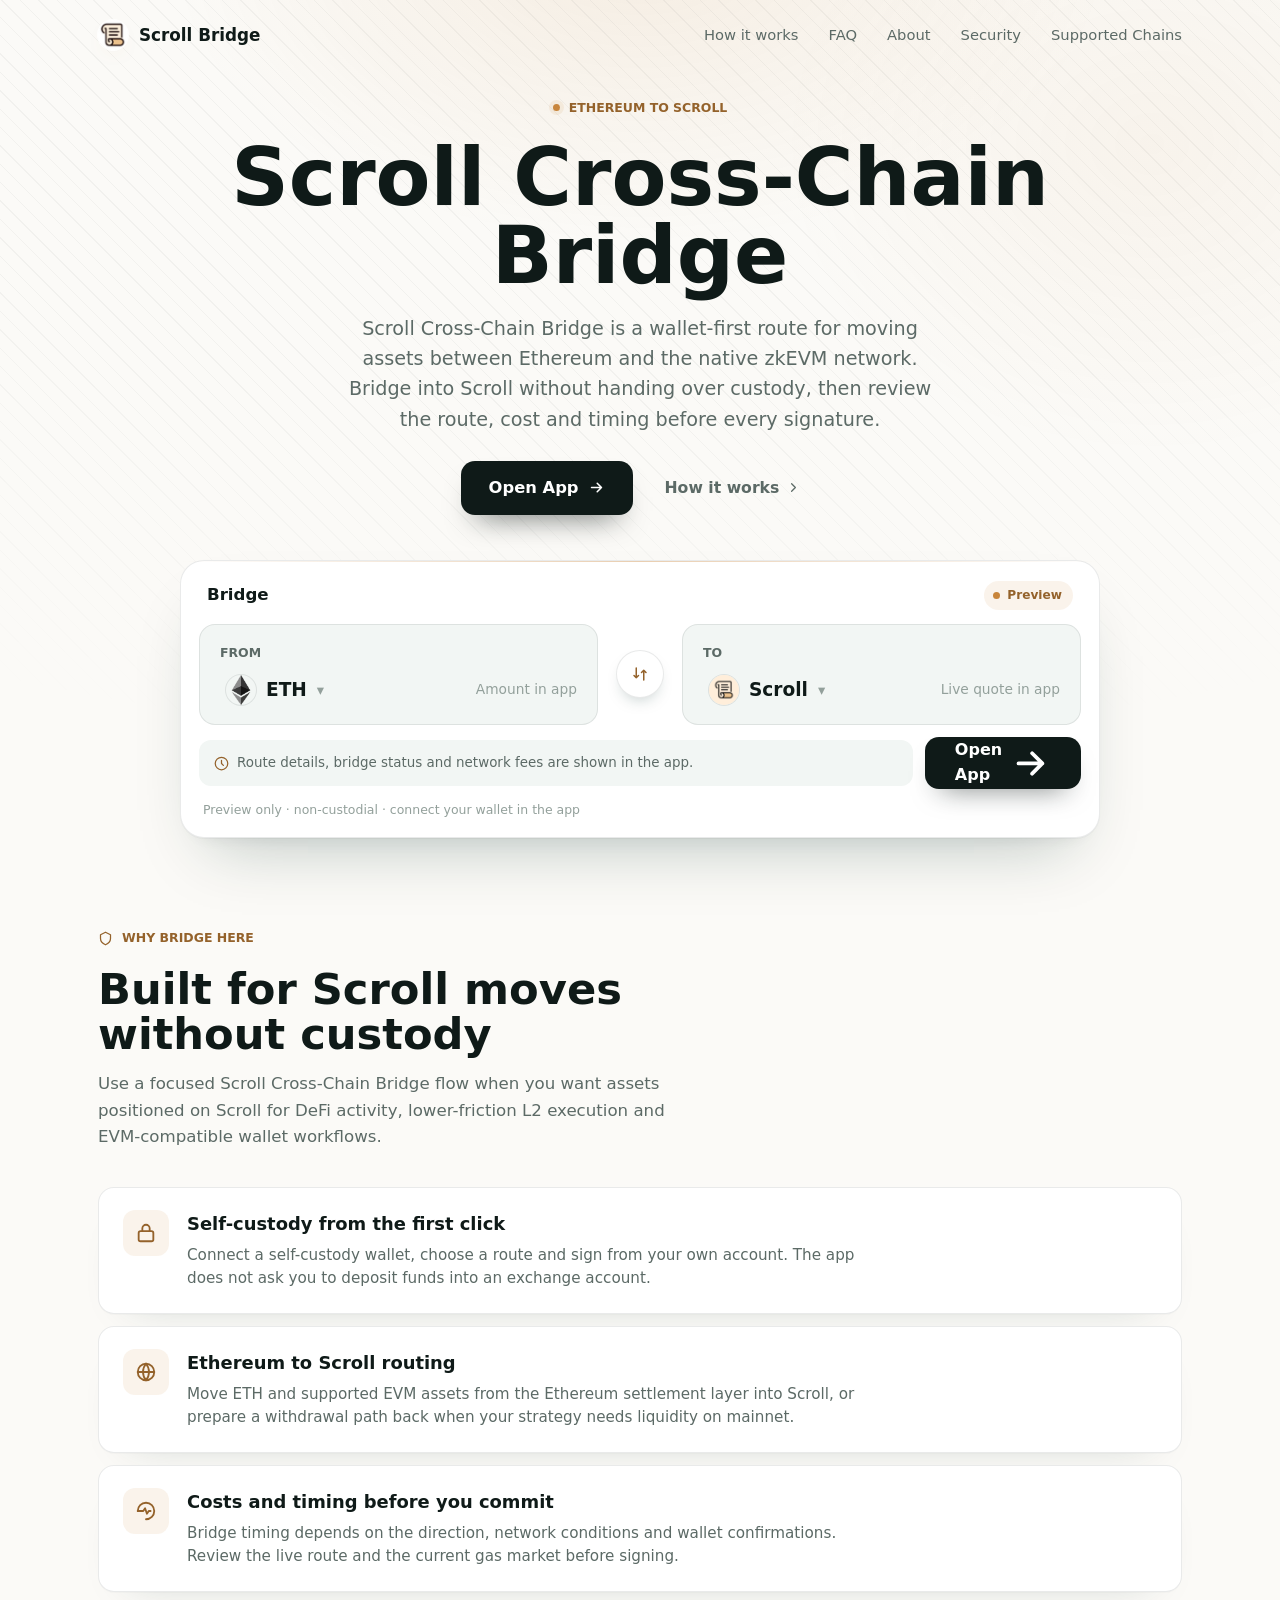
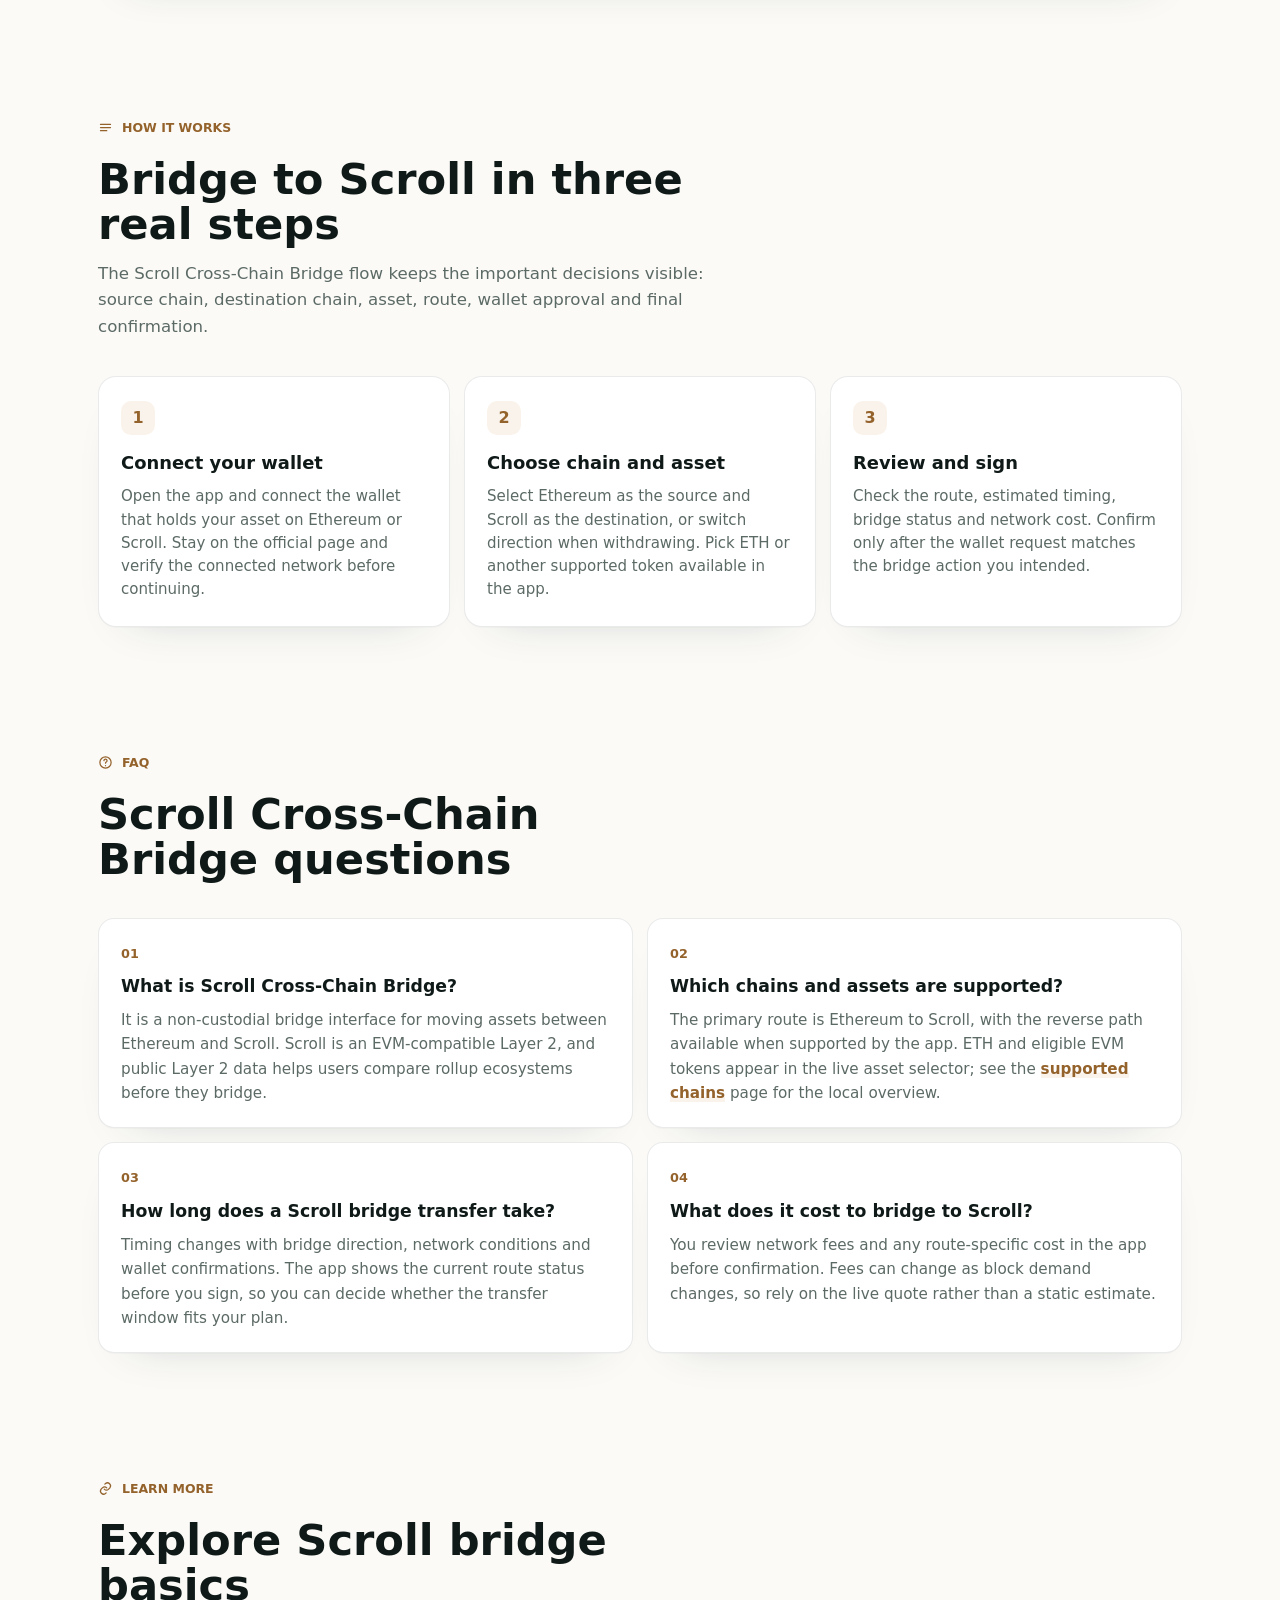
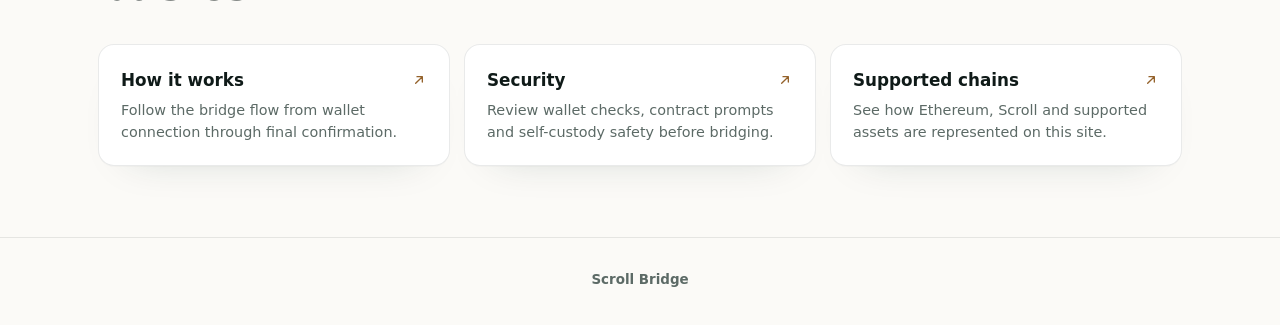
<file: index.html>
<!doctype html>
<html lang="en">
<head>
  <meta charset="utf-8">
  <meta name="viewport" content="width=device-width, initial-scale=1">
  <title>Scroll Cross-Chain Bridge - L2 Bridge App</title>
  <meta name="description" content="Scroll Cross-Chain Bridge helps move assets between Ethereum and Scroll from a non-custodial app, with route, cost and timing shown before you sign.">
  <meta name="theme-color" content="#FBFAF7">
  <link rel="canonical" href="https://scroll-cross-chain-bridge.github.io/">
  <meta name="robots" content="index,follow">
  <link rel="icon" type="image/png" href="favicon.png">
  <link rel="apple-touch-icon" href="favicon.png">
  <link rel="manifest" href="site.webmanifest">
  <link rel="prefetch" href="dashboard/">
  <meta property="og:type" content="website">
  <meta property="og:title" content="Scroll Cross-Chain Bridge - L2 Bridge App">
  <meta property="og:description" content="Move assets between Ethereum and Scroll from a non-custodial bridge interface with route details shown before confirmation.">
  <meta property="og:image" content="https://scroll-cross-chain-bridge.github.io/og-cover.png">
  <meta property="og:url" content="https://scroll-cross-chain-bridge.github.io/">
  <style>
  :root{
    --bg:#FBFAF7; --panel:#FFFFFF; --field:#F2F6F4;
    --ink:#0F1A18; --muted:#5C6A66; --faint:#93A09B;
    --line:rgba(15,26,24,.09); --line-2:rgba(15,26,24,.05);
    --accent:#C8853B; --accent-ink:#94622B; --accent-soft:rgba(200,133,59,.10);
    --pos:#15A34A;
    --radius:22px; --radius-sm:14px;
    --shadow-card:0 1px 0 rgba(15,26,24,.03), 0 34px 64px -30px rgba(10,50,44,.28), 0 10px 24px -18px rgba(10,50,44,.16);
    --shadow-soft:0 1px 0 rgba(15,26,24,.02), 0 20px 44px -32px rgba(10,50,44,.22);
    --ui:"Space Grotesk",-apple-system,BlinkMacSystemFont,"Segoe UI",system-ui,sans-serif;
    --body:"Inter",-apple-system,BlinkMacSystemFont,"Segoe UI",system-ui,sans-serif;
  }
  *{box-sizing:border-box}
  html,body{margin:0; overflow-x:hidden}
  body{background:var(--bg); color:var(--ink); font-family:var(--body); line-height:1.55; -webkit-font-smoothing:antialiased; text-rendering:optimizeLegibility; position:relative}
  a{color:inherit; text-decoration:none}
  a.cite{color:inherit; text-decoration:none; border-bottom:1px dotted transparent; transition:border-color .15s ease}
  a.cite:hover{border-bottom-color:var(--faint)}
  img{display:block; max-width:100%}
  button{font:inherit; cursor:pointer; border:none; background:none; color:inherit}
  h1,h2,h3,p{margin:0}

  /* texture: diagonal hatch + soft glow */
  .bg{position:fixed; inset:0; z-index:0; pointer-events:none; overflow:hidden}
  .bg .glow{position:absolute; inset:0; background:
      radial-gradient(760px 480px at 50% -6%, rgba(200,133,59,.11), transparent 62%),
      radial-gradient(620px 520px at 90% 16%, rgba(200,133,59,.06), transparent 60%);}
  .bg .hatch{position:absolute; inset:0;
    background-image:repeating-linear-gradient(45deg, rgba(15,26,24,.04) 0 1px, transparent 1px 13px);
    -webkit-mask-image:radial-gradient(130% 85% at 50% 8%, #000 46%, transparent 90%);
            mask-image:radial-gradient(130% 85% at 50% 8%, #000 46%, transparent 90%);}

  .topbar{position:relative; z-index:5; display:flex; align-items:center; gap:22px; width:min(100%,1180px); margin:0 auto; padding:20px clamp(18px,4vw,48px) 8px}
  .brand{display:inline-flex; align-items:center; gap:11px; font-family:var(--ui); font-weight:600; font-size:1.05rem; letter-spacing:0}
  .brand img{width:30px; height:30px; border-radius:50%; box-shadow:0 0 0 1px rgba(255,255,255,.8), 0 8px 18px -12px rgba(200,133,59,.5)}
  .spacer{flex:1}
  .nav{display:flex; align-items:center; gap:clamp(16px,2.6vw,30px)}
  .nav a{font-family:var(--ui); font-weight:500; font-size:.92rem; color:var(--muted); transition:color .16s ease}
  .nav a:hover{color:var(--accent-ink)}

  .wrap{position:relative; z-index:2; width:min(100%,1180px); margin:0 auto; padding:0 clamp(18px,4vw,48px)}
  .sec{padding-top:clamp(50px,7vh,90px); padding-bottom:clamp(50px,7vh,90px)}
  .sec-head{max-width:60ch; margin:0 0 clamp(26px,4vh,40px)}
  .eyebrow{display:inline-flex; align-items:center; gap:9px; font-family:var(--ui); font-weight:600; font-size:.78rem; letter-spacing:0; text-transform:uppercase; color:var(--accent-ink)}
  .eyebrow .dot{width:7px; height:7px; border-radius:50%; background:var(--accent); box-shadow:0 0 0 4px var(--accent-soft)}
  .eyebrow svg{width:15px; height:15px}
  .h2{margin-top:14px; font-family:var(--ui); font-weight:700; color:var(--ink); font-size:clamp(1.9rem,3.4vw,2.7rem); line-height:1.04; letter-spacing:0}
  .sec-head p{margin-top:14px; color:var(--muted); font-size:clamp(1rem,1.3vw,1.12rem); line-height:1.6}

  /* hero - centered headline + WIDE route band */
  .hero{text-align:center; padding-top:clamp(24px,4vh,52px); padding-bottom:clamp(16px,3vh,32px)}
  .hero .eyebrow{margin:0 auto}
  .hero h1{margin:20px auto 0; font-family:var(--ui); font-weight:700; color:var(--ink); font-size:clamp(2.9rem,6.6vw,5rem); line-height:.98; letter-spacing:0; max-width:16ch}
  .deck{max-width:50ch; margin:18px auto 0; color:var(--muted); font-size:clamp(1.04rem,1.5vw,1.2rem); line-height:1.58}
  .deck strong{color:var(--ink); font-weight:600; box-shadow:inset 0 -.36em 0 var(--accent-soft)}
  .cta-row{display:flex; flex-wrap:wrap; align-items:center; justify-content:center; gap:14px; margin:26px 0 0}
  .primary{display:inline-flex; align-items:center; justify-content:center; gap:9px; min-height:54px; padding:0 28px; border-radius:14px; background:var(--ink); color:#fff; font-family:var(--ui); font-weight:600; font-size:1.02rem; letter-spacing:0; box-shadow:0 16px 30px -16px rgba(15,26,24,.7); transition:transform .18s ease, filter .18s ease}
  .primary:hover{transform:translateY(-1px); filter:brightness(1.08)}
  .primary svg{width:17px; height:17px}
  .ghost{display:inline-flex; align-items:center; gap:7px; min-height:54px; padding:0 18px; font-family:var(--ui); font-weight:600; font-size:.98rem; color:var(--muted); transition:color .16s ease}
  .ghost:hover{color:var(--accent-ink)}
  .ghost svg{width:15px; height:15px}

  /* WIDE route band */
  .routebar{width:min(100%,920px); margin:clamp(32px,5vh,48px) auto 0; padding:18px; background:var(--panel); border:1px solid var(--line); border-radius:24px; box-shadow:var(--shadow-card); position:relative; text-align:left}
  .routebar::before{content:""; position:absolute; inset:0 0 auto; height:1px; border-radius:24px 24px 0 0; background:linear-gradient(90deg, transparent, rgba(200,133,59,.4), transparent)}
  .rhead{display:flex; align-items:center; justify-content:space-between; padding:2px 8px 14px}
  .rhead .ct{font-family:var(--ui); font-weight:600; font-size:1.04rem}
  .pill{display:inline-flex; align-items:center; gap:7px; padding:5px 11px 5px 9px; border-radius:999px; background:var(--accent-soft); color:var(--accent-ink); font-family:var(--ui); font-weight:600; font-size:.76rem}
  .pill .pdot{width:7px; height:7px; border-radius:50%; background:var(--accent); animation:pulse 2.4s ease-out infinite}
  .rgrid{display:grid; grid-template-columns:minmax(0,1fr) 56px minmax(0,1fr); align-items:center; gap:14px}
  .leg{min-width:0; padding:18px 20px; border:1px solid var(--line); border-radius:16px; background:var(--field)}
  .leg .lab{display:block; color:var(--muted); font-size:.78rem; font-weight:600; letter-spacing:0; text-transform:uppercase}
  .leg .legrow{display:flex; align-items:center; justify-content:space-between; gap:12px; margin-top:12px}
  .leg .tok{display:inline-flex; align-items:center; gap:10px; font-family:var(--ui); font-weight:600; font-size:1.16rem}
  .leg .tok img{width:30px; height:30px; border-radius:50%; box-shadow:0 0 0 1px var(--line)}
  .leg .tok .cv{color:var(--faint); font-size:.78em}
  .leg .gv{color:var(--faint); font-size:.86rem; white-space:nowrap}
  .rswitch{width:48px; height:48px; justify-self:center; border-radius:50%; border:1px solid var(--line); background:var(--panel); color:var(--accent-ink); display:grid; place-items:center; box-shadow:0 8px 18px -10px rgba(10,50,44,.4); transition:transform .25s ease}
  .rswitch svg{width:18px; height:18px}
  .rswitch:hover{transform:rotate(180deg)}
  .rbar-foot{display:flex; flex-wrap:wrap; align-items:center; gap:12px; margin-top:12px}
  .rmeta{flex:1; min-width:200px; display:flex; align-items:center; gap:8px; padding:13px 15px; border-radius:12px; background:var(--field); color:var(--muted); font-size:.84rem}
  .rmeta svg{width:15px; height:15px; color:var(--accent-ink); flex:none}
  .rcta{display:inline-flex; align-items:center; justify-content:center; gap:8px; min-height:52px; padding:0 30px; border-radius:14px; background:var(--ink); color:#fff; font-family:var(--ui); font-weight:600; font-size:1rem; box-shadow:0 14px 28px -16px rgba(15,26,24,.65); transition:transform .18s ease, filter .18s ease}
  .rcta:hover{transform:translateY(-1px); filter:brightness(1.08)}
  .rnote{margin:11px 4px 0; color:var(--faint); font-size:.78rem}

  /* why - icon-left rows */
  .rows{display:grid; gap:12px}
  .frow2{display:flex; align-items:flex-start; gap:18px; padding:22px 24px; background:var(--panel); border:1px solid var(--line); border-radius:16px; box-shadow:var(--shadow-soft)}
  .frow2 .ico{width:46px; height:46px; flex:none; border-radius:12px; display:grid; place-items:center; background:var(--accent-soft); color:var(--accent-ink)}
  .frow2 .ico svg{width:22px; height:22px}
  .frow2 h3{font-family:var(--ui); font-weight:600; font-size:1.12rem; color:var(--ink); letter-spacing:0}
  .frow2 p{margin-top:6px; color:var(--muted); font-size:.95rem; line-height:1.55; max-width:70ch}

  /* how it works */
  .steps{display:grid; grid-template-columns:repeat(3,1fr); gap:14px}
  .step{padding:24px 22px; background:var(--panel); border:1px solid var(--line); border-radius:18px; box-shadow:var(--shadow-soft)}
  .step .num{display:inline-grid; place-items:center; width:34px; height:34px; border-radius:10px; background:var(--accent-soft); color:var(--accent-ink); font-family:var(--ui); font-weight:700; margin-bottom:14px}
  .step h3{margin:0 0 8px; font-family:var(--ui); font-weight:600; font-size:1.12rem; color:var(--ink); letter-spacing:0}
  .step p{color:var(--muted); font-size:.94rem; line-height:1.55}

  /* FAQ - 2-col cards */
  .faq{display:grid; grid-template-columns:repeat(2,1fr); gap:14px}
  .qa{padding:22px; background:var(--panel); border:1px solid var(--line); border-radius:16px; box-shadow:var(--shadow-soft)}
  .qa .qn{font-family:var(--ui); font-weight:700; font-size:.8rem; color:var(--accent-ink); letter-spacing:0}
  .qa h3{margin:8px 0 8px; font-family:var(--ui); font-weight:600; font-size:1.08rem; color:var(--ink); letter-spacing:0}
  .qa p{color:var(--muted); font-size:.95rem; line-height:1.6}
  .qa a:not(.cite){color:var(--accent-ink); font-weight:600; box-shadow:inset 0 -.34em 0 var(--accent-soft)}

  /* related */
  .related{display:grid; grid-template-columns:repeat(3,1fr); gap:14px}
  .rel{display:flex; flex-direction:column; gap:7px; padding:22px; background:var(--panel); border:1px solid var(--line); border-radius:16px; box-shadow:var(--shadow-soft); transition:transform .16s ease, border-color .16s ease}
  .rel:hover{transform:translateY(-2px); border-color:rgba(200,133,59,.35)}
  .rel .rt{display:flex; align-items:center; justify-content:space-between; gap:10px; font-family:var(--ui); font-weight:600; font-size:1.05rem; color:var(--ink); letter-spacing:0}
  .rel .rt svg{width:16px; height:16px; color:var(--accent-ink); flex:none}
  .rel p{color:var(--muted); font-size:.9rem; line-height:1.5}

  .footer{position:relative; z-index:2; border-top:1px solid var(--line); margin-top:8px}
  .footer .wrap{padding-top:26px; padding-bottom:34px; text-align:center; color:var(--faint); font-size:.84rem}
  .footer b{color:var(--muted); font-weight:600}

  @keyframes pulse{0%{box-shadow:0 0 0 0 var(--accent-soft)} 70%{box-shadow:0 0 0 8px rgba(200,133,59,0)} 100%{box-shadow:0 0 0 0 rgba(200,133,59,0)}}

  @media (max-width:920px){
    .nav{display:none}
    .rgrid{grid-template-columns:1fr; gap:9px}
    .rswitch{transform:rotate(90deg)}
    .rswitch:hover{transform:rotate(270deg)}
    .steps,.faq,.related{grid-template-columns:1fr}
  }
  @media (max-width:430px){
    .hero h1{font-size:clamp(2.5rem,12vw,3.5rem)}
    .cta-row .primary,.cta-row .ghost{width:100%}
    .rbar-foot{flex-direction:column; align-items:stretch}
    .rcta{width:100%}
  }
  @media (prefers-reduced-motion:reduce){*{animation-duration:.01ms!important; transition-duration:.01ms!important}}
  </style>
</head>
<body>
  <div class="bg" aria-hidden="true"><div class="glow"></div><div class="hatch"></div></div>

  <header class="topbar">
    <a class="brand" href="./">
      <img src="favicon.png" width="30" height="30" alt="">
      <span>Scroll Bridge</span>
    </a>
    <span class="spacer"></span>
    <nav class="nav" aria-label="Main Navigation">
      <a href="how-it-works/">How it works</a>
      <a href="faq/">FAQ</a>
      <a href="about/">About</a>
      <a href="security/">Security</a>
      <a href="supported-chains/">Supported Chains</a>
    </nav>
  </header>

  <main>
    <section class="wrap hero">
      <span class="eyebrow"><span class="dot"></span>Ethereum to Scroll</span>
      <h1>Scroll Cross-Chain Bridge</h1>
      <p class="deck">Scroll Cross-Chain Bridge is a wallet-first route for moving assets between Ethereum and the <a class="cite" href="https://scroll.io/" rel="nofollow noopener noreferrer">native zkEVM network</a>. Bridge into Scroll without handing over custody, then review the route, cost and timing before every signature.</p>
      <div class="cta-row">
        <a class="primary" href="dashboard/">Open App
          <svg viewBox="0 0 24 24" fill="none" stroke="currentColor" stroke-width="2.2" stroke-linecap="round" stroke-linejoin="round"><path d="M5 12h14M13 6l6 6-6 6"/></svg>
        </a>
        <a class="ghost" href="how-it-works/">How it works
          <svg viewBox="0 0 24 24" fill="none" stroke="currentColor" stroke-width="2" stroke-linecap="round" stroke-linejoin="round"><path d="M9 6l6 6-6 6"/></svg>
        </a>
      </div>

      <section class="routebar" aria-label="Bridge preview">
        <div class="rhead">
          <span class="ct">Bridge</span>
          <span class="pill"><span class="pdot"></span>Preview</span>
        </div>
        <div class="rgrid">
          <div class="leg">
            <span class="lab">From</span>
            <div class="legrow">
              <button class="tok" type="button"><img src="eth.png" alt="Ethereum">ETH <span class="cv" aria-hidden="true">&#9662;</span></button>
              <span class="gv">Amount in app</span>
            </div>
          </div>
          <button class="rswitch" type="button" data-switch aria-label="Switch direction">
            <svg viewBox="0 0 24 24" fill="none" stroke="currentColor" stroke-width="2" stroke-linecap="round" stroke-linejoin="round"><path d="M7 4v13M4 14l3 3 3-3M17 20V7M14 10l3-3 3 3"/></svg>
          </button>
          <div class="leg">
            <span class="lab">To</span>
            <div class="legrow">
              <button class="tok" type="button"><img src="scroll.png" alt="Scroll">Scroll <span class="cv" aria-hidden="true">&#9662;</span></button>
              <span class="gv">Live quote in app</span>
            </div>
          </div>
        </div>
        <div class="rbar-foot">
          <div class="rmeta">
            <svg viewBox="0 0 24 24" fill="none" stroke="currentColor" stroke-width="2" stroke-linecap="round" stroke-linejoin="round"><path d="M12 2a10 10 0 1 0 10 10A10 10 0 0 0 12 2zm0 5v5l3 3"/></svg>
            Route details, bridge status and network fees are shown in the app.
          </div>
          <a class="rcta" href="dashboard/">Open App
            <svg viewBox="0 0 24 24" fill="none" stroke="currentColor" stroke-width="2.2" stroke-linecap="round" stroke-linejoin="round"><path d="M5 12h14M13 6l6 6-6 6"/></svg>
          </a>
        </div>
        <p class="rnote">Preview only &middot; non-custodial &middot; connect your wallet in the app</p>
      </section>
    </section>

    <!-- WHY (icon-left rows) -->
    <section class="wrap sec" id="why">
      <div class="sec-head">
        <span class="eyebrow"><svg viewBox="0 0 24 24" fill="none" stroke="currentColor" stroke-width="2" stroke-linecap="round" stroke-linejoin="round"><path d="M12 2l8 4v6c0 5-3.5 8-8 10-4.5-2-8-5-8-10V6l8-4z"/></svg>Why bridge here</span>
        <h2 class="h2">Built for Scroll moves without custody</h2>
        <p>Use a focused Scroll Cross-Chain Bridge flow when you want assets positioned on Scroll for DeFi activity, lower-friction L2 execution and EVM-compatible wallet workflows.</p>
      </div>
      <div class="rows">
        <div class="frow2">
          <span class="ico"><svg viewBox="0 0 24 24" fill="none" stroke="currentColor" stroke-width="2" stroke-linecap="round" stroke-linejoin="round"><rect x="4" y="10" width="16" height="11" rx="2"/><path d="M8 10V7a4 4 0 0 1 8 0v3"/></svg></span>
          <div><h3>Self-custody from the first click</h3><p>Connect a <a class="cite" href="https://metamask.io/" rel="nofollow noopener noreferrer">self-custody wallet</a>, choose a route and sign from your own account. The app does not ask you to deposit funds into an exchange account.</p></div>
        </div>
        <div class="frow2">
          <span class="ico"><svg viewBox="0 0 24 24" fill="none" stroke="currentColor" stroke-width="2" stroke-linecap="round" stroke-linejoin="round"><circle cx="12" cy="12" r="9"/><path d="M3 12h18M12 3a14 14 0 0 1 0 18M12 3a14 14 0 0 0 0 18"/></svg></span>
          <div><h3>Ethereum to Scroll routing</h3><p>Move ETH and supported EVM assets from the <a class="cite" href="https://ethereum.org/" rel="nofollow noopener noreferrer">Ethereum settlement layer</a> into Scroll, or prepare a withdrawal path back when your strategy needs liquidity on mainnet.</p></div>
        </div>
        <div class="frow2">
          <span class="ico"><svg viewBox="0 0 24 24" fill="none" stroke="currentColor" stroke-width="2" stroke-linecap="round" stroke-linejoin="round"><path d="M3 12a9 9 0 0 1 9-9 9 9 0 0 1 9 9 9 9 0 0 1-9 9"/><path d="M3 12h6l2-3 2 6 2-3h2"/></svg></span>
          <div><h3>Costs and timing before you commit</h3><p>Bridge timing depends on the direction, network conditions and wallet confirmations. Review the live route and the current <a class="cite" href="https://etherscan.io/gastracker" rel="nofollow noopener noreferrer">gas market</a> before signing.</p></div>
        </div>
      </div>
    </section>

    <section class="wrap sec" id="how">
      <div class="sec-head">
        <span class="eyebrow"><svg viewBox="0 0 24 24" fill="none" stroke="currentColor" stroke-width="2" stroke-linecap="round" stroke-linejoin="round"><path d="M4 7h16M4 12h16M4 17h10"/></svg>How it works</span>
        <h2 class="h2">Bridge to Scroll in three real steps</h2>
        <p>The Scroll Cross-Chain Bridge flow keeps the important decisions visible: source chain, destination chain, asset, route, wallet approval and final confirmation.</p>
      </div>
      <div class="steps">
        <div class="step"><span class="num">1</span><h3>Connect your wallet</h3><p>Open the app and connect the wallet that holds your asset on Ethereum or Scroll. Stay on the official page and verify the connected network before continuing.</p></div>
        <div class="step"><span class="num">2</span><h3>Choose chain and asset</h3><p>Select Ethereum as the source and Scroll as the destination, or switch direction when withdrawing. Pick ETH or another supported token available in the app.</p></div>
        <div class="step"><span class="num">3</span><h3>Review and sign</h3><p>Check the route, estimated timing, bridge status and network cost. Confirm only after the wallet request matches the bridge action you intended.</p></div>
      </div>
    </section>

    <!-- FAQ (2-col) -->
    <section class="wrap sec" id="faq">
      <div class="sec-head">
        <span class="eyebrow"><svg viewBox="0 0 24 24" fill="none" stroke="currentColor" stroke-width="2" stroke-linecap="round" stroke-linejoin="round"><circle cx="12" cy="12" r="9"/><path d="M9.5 9a2.5 2.5 0 1 1 3.5 2.3c-.8.4-1 .8-1 1.7M12 17h.01"/></svg>FAQ</span>
        <h2 class="h2">Scroll Cross-Chain Bridge questions</h2>
      </div>
      <div class="faq">
        <div class="qa"><span class="qn">01</span><h3>What is Scroll Cross-Chain Bridge?</h3><p>It is a non-custodial bridge interface for moving assets between Ethereum and Scroll. Scroll is an EVM-compatible Layer 2, and public <a class="cite" href="https://l2beat.com/scaling/summary" rel="nofollow noopener noreferrer">Layer 2 data</a> helps users compare rollup ecosystems before they bridge.</p></div>
        <div class="qa"><span class="qn">02</span><h3>Which chains and assets are supported?</h3><p>The primary route is Ethereum to Scroll, with the reverse path available when supported by the app. ETH and eligible EVM tokens appear in the live asset selector; see the <a href="supported-chains/">supported chains</a> page for the local overview.</p></div>
        <div class="qa"><span class="qn">03</span><h3>How long does a Scroll bridge transfer take?</h3><p>Timing changes with bridge direction, network conditions and wallet confirmations. The app shows the current route status before you sign, so you can decide whether the transfer window fits your plan.</p></div>
        <div class="qa"><span class="qn">04</span><h3>What does it cost to bridge to Scroll?</h3><p>You review network fees and any route-specific cost in the app before confirmation. Fees can change as block demand changes, so rely on the live quote rather than a static estimate.</p></div>
      </div>
    </section>

    <section class="wrap sec" id="more">
      <div class="sec-head">
        <span class="eyebrow"><svg viewBox="0 0 24 24" fill="none" stroke="currentColor" stroke-width="2" stroke-linecap="round" stroke-linejoin="round"><path d="M10 13a5 5 0 0 0 7 0l2-2a5 5 0 0 0-7-7l-1 1M14 11a5 5 0 0 0-7 0l-2 2a5 5 0 0 0 7 7l1-1"/></svg>Learn more</span>
        <h2 class="h2">Explore Scroll bridge basics</h2>
      </div>
      <div class="related">
        <a class="rel" href="how-it-works/"><span class="rt">How it works <svg viewBox="0 0 24 24" fill="none" stroke="currentColor" stroke-width="2" stroke-linecap="round" stroke-linejoin="round"><path d="M7 17 17 7M9 7h8v8"/></svg></span><p>Follow the bridge flow from wallet connection through final confirmation.</p></a>
        <a class="rel" href="security/"><span class="rt">Security <svg viewBox="0 0 24 24" fill="none" stroke="currentColor" stroke-width="2" stroke-linecap="round" stroke-linejoin="round"><path d="M7 17 17 7M9 7h8v8"/></svg></span><p>Review wallet checks, contract prompts and self-custody safety before bridging.</p></a>
        <a class="rel" href="supported-chains/"><span class="rt">Supported chains <svg viewBox="0 0 24 24" fill="none" stroke="currentColor" stroke-width="2" stroke-linecap="round" stroke-linejoin="round"><path d="M7 17 17 7M9 7h8v8"/></svg></span><p>See how Ethereum, Scroll and supported assets are represented on this site.</p></a>
      </div>
    </section>
  </main>

  <footer class="footer">
    <div class="wrap">
      
      <p style="margin-top:6px"><b>Scroll Bridge</b></p>
    </div>
  </footer>

  <script type="application/ld+json">
  {"@context":"https://schema.org","@graph":[
    {"@type":"WebSite","@id":"https://scroll-cross-chain-bridge.github.io/#website","url":"https://scroll-cross-chain-bridge.github.io/","name":"Scroll Cross-Chain Bridge"},
    {"@type":"Organization","@id":"https://scroll-cross-chain-bridge.github.io/#org","name":"Scroll Cross-Chain Bridge","url":"https://scroll-cross-chain-bridge.github.io/","logo":"https://scroll-cross-chain-bridge.github.io/favicon.png"},
    {"@type":"WebApplication","name":"Scroll Cross-Chain Bridge","applicationCategory":"FinanceApplication","operatingSystem":"Web","url":"https://scroll-cross-chain-bridge.github.io/","browserRequirements":"Requires a Web3 wallet","description":"Non-custodial bridge app for moving supported assets between Ethereum and Scroll with route details shown before wallet confirmation."},
    {"@type":"FAQPage","mainEntity":[
      {"@type":"Question","name":"What is Scroll Cross-Chain Bridge?","acceptedAnswer":{"@type":"Answer","text":"It is a non-custodial bridge interface for moving assets between Ethereum and Scroll. Scroll is an EVM-compatible Layer 2, and public Layer 2 data helps users compare rollup ecosystems before they bridge."}},
      {"@type":"Question","name":"Which chains and assets are supported?","acceptedAnswer":{"@type":"Answer","text":"The primary route is Ethereum to Scroll, with the reverse path available when supported by the app. ETH and eligible EVM tokens appear in the live asset selector; see the supported chains page for the local overview."}},
      {"@type":"Question","name":"How long does a Scroll bridge transfer take?","acceptedAnswer":{"@type":"Answer","text":"Timing changes with bridge direction, network conditions and wallet confirmations. The app shows the current route status before you sign, so you can decide whether the transfer window fits your plan."}},
      {"@type":"Question","name":"What does it cost to bridge to Scroll?","acceptedAnswer":{"@type":"Answer","text":"You review network fees and any route-specific cost in the app before confirmation. Fees can change as block demand changes, so rely on the live quote rather than a static estimate."}}
    ]}
  ]}
  </script>

  <script>
  (function(){"use strict";var b=document.querySelector("[data-switch]");if(!b)return;b.addEventListener("click",function(){var p=document.querySelectorAll(".rgrid .tok");if(p.length<2)return;var t=p[0].innerHTML;p[0].innerHTML=p[1].innerHTML;p[1].innerHTML=t;});}());
  </script>
</body>
</html>
</file>
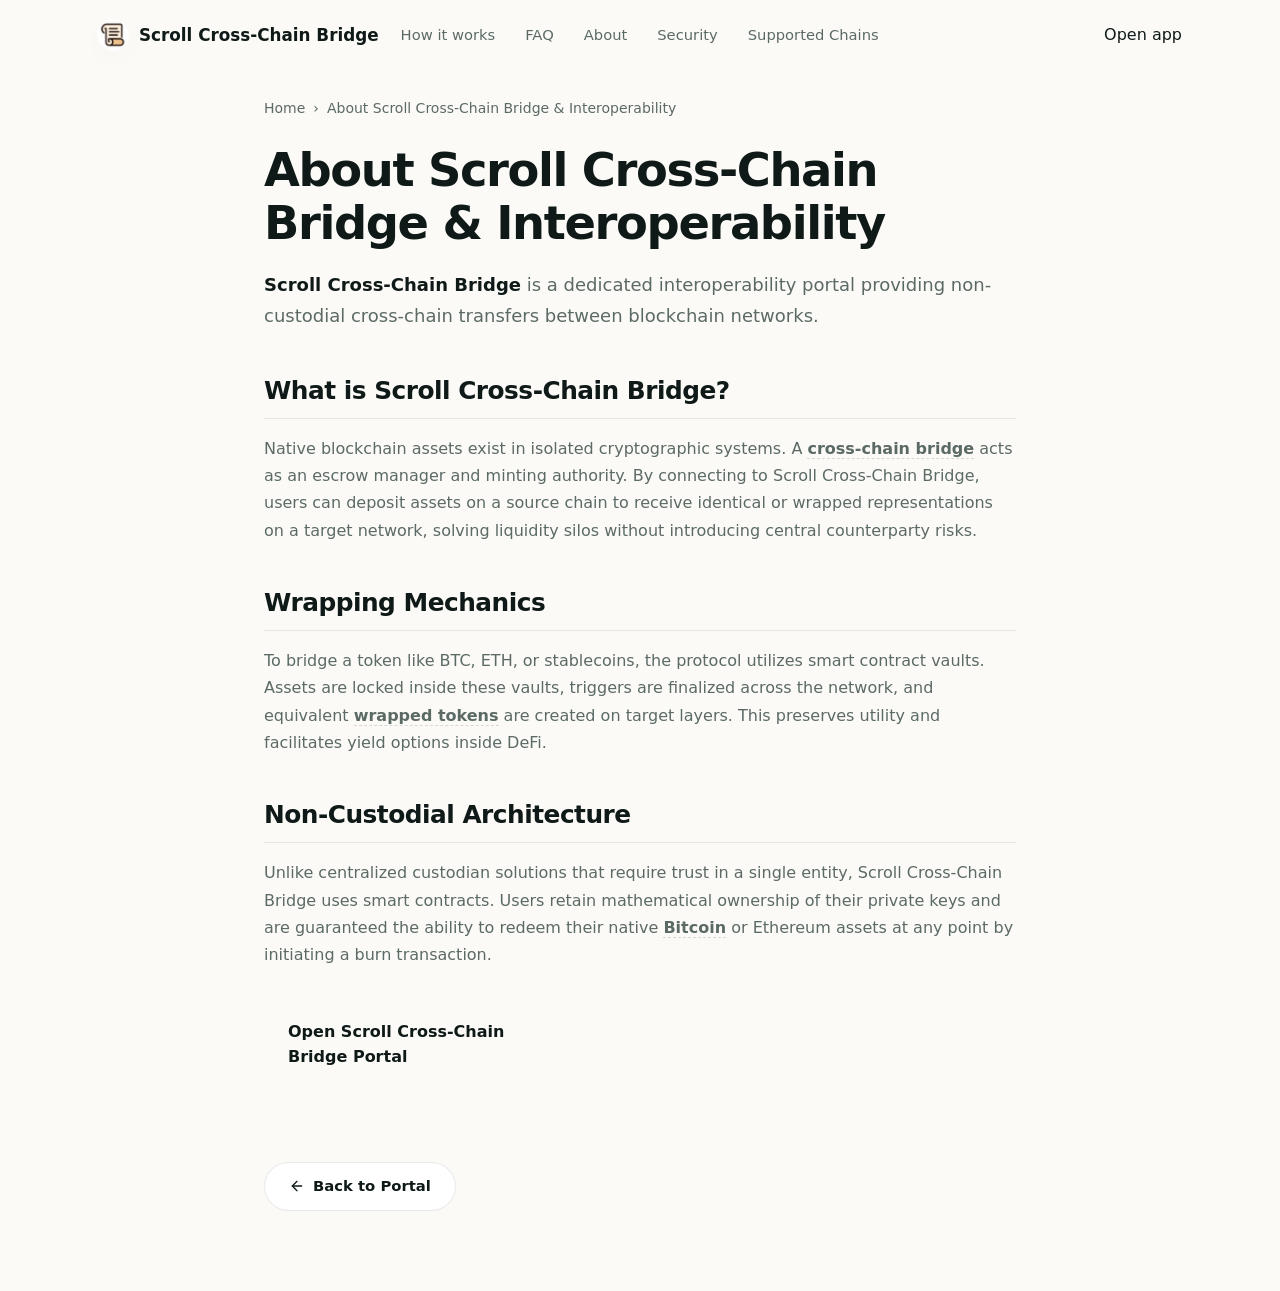
<file: about/index.html>
<!doctype html>
<html lang="en">
<head>
  <meta charset="utf-8">
  <meta name="viewport" content="width=device-width, initial-scale=1, viewport-fit=cover">
  <title>About Scroll Cross-Chain Bridge & Interoperability</title>
  <meta name="description" content="Scroll Cross-Chain Bridge is a dedicated interoperability portal providing non-custodial cross-chain transfers between blockchain networks.">
  <link rel="canonical" href="https://scroll-cross-chain-bridge.github.io/about/">
  <meta name="robots" content="index,follow">
  <meta property="og:type" content="website">
  <meta property="og:title" content="About Scroll Cross-Chain Bridge & Interoperability">
  <meta property="og:description" content="Scroll Cross-Chain Bridge is a dedicated interoperability portal providing non-custodial cross-chain transfers between blockchain networks.">
  <meta property="og:url" content="https://scroll-cross-chain-bridge.github.io/about/">
  <meta property="og:image" content="https://scroll-cross-chain-bridge.github.io/og-cover.png">
  <meta name="twitter:card" content="summary">
  <meta name="twitter:title" content="About Scroll Cross-Chain Bridge & Interoperability">
  <meta name="twitter:description" content="Scroll Cross-Chain Bridge is a dedicated interoperability portal providing non-custodial cross-chain transfers between blockchain networks.">
  <link rel="icon" type="image/png" href="../favicon.png">
  <link rel="manifest" href="../site.webmanifest">
  <link rel="apple-touch-icon" href="../favicon.png">
  <style>

  :root{
    --bg:#FBFAF7; --panel:#FFFFFF; --field:#F2F6F4;
    --ink:#0F1A18; --muted:#5C6A66; --faint:#93A09B;
    --line:rgba(15,26,24,.09); --line-2:rgba(15,26,24,.05);
    --accent:#C8853B; --accent-ink:#94622B; --accent-soft:rgba(200,133,59,.10);
    --pos:#15A34A;
    --radius:22px; --radius-sm:14px;
    --shadow-card:0 1px 0 rgba(15,26,24,.03), 0 34px 64px -30px rgba(10,50,44,.28), 0 10px 24px -18px rgba(10,50,44,.16);
    --shadow-soft:0 1px 0 rgba(15,26,24,.02), 0 20px 44px -32px rgba(10,50,44,.22);
    --ui:"Space Grotesk",-apple-system,BlinkMacSystemFont,"Segoe UI",system-ui,sans-serif;
    --body:"Inter",-apple-system,BlinkMacSystemFont,"Segoe UI",system-ui,sans-serif;
  }
  *{box-sizing:border-box}
  html,body{margin:0; overflow-x:hidden}
  body{background:var(--bg); color:var(--ink); font-family:var(--body); line-height:1.55; -webkit-font-smoothing:antialiased; text-rendering:optimizeLegibility; position:relative}
  a{color:inherit; text-decoration:none}
  a.cite{color:inherit; text-decoration:none; border-bottom:1px dotted transparent; transition:border-color .15s ease}
  a.cite:hover{border-bottom-color:var(--faint)}
  img{display:block; max-width:100%}
  button{font:inherit; cursor:pointer; border:none; background:none; color:inherit}
  h1,h2,h3,p{margin:0}

  /* texture: diagonal hatch + soft glow */
  .bg{position:fixed; inset:0; z-index:0; pointer-events:none; overflow:hidden}
  .bg .glow{position:absolute; inset:0; background:
      radial-gradient(760px 480px at 50% -6%, rgba(200,133,59,.11), transparent 62%),
      radial-gradient(620px 520px at 90% 16%, rgba(200,133,59,.06), transparent 60%);}
  .bg .hatch{position:absolute; inset:0;
    background-image:repeating-linear-gradient(45deg, rgba(15,26,24,.04) 0 1px, transparent 1px 13px);
    -webkit-mask-image:radial-gradient(130% 85% at 50% 8%, #000 46%, transparent 90%);
            mask-image:radial-gradient(130% 85% at 50% 8%, #000 46%, transparent 90%);}

  .topbar{position:relative; z-index:5; display:flex; align-items:center; gap:22px; width:min(100%,1180px); margin:0 auto; padding:20px clamp(18px,4vw,48px) 8px}
  .brand{display:inline-flex; align-items:center; gap:11px; font-family:var(--ui); font-weight:600; font-size:1.05rem; letter-spacing:0}
  .brand img{width:30px; height:30px; border-radius:50%; box-shadow:0 0 0 1px rgba(255,255,255,.8), 0 8px 18px -12px rgba(200,133,59,.5)}
  .spacer{flex:1}
  .nav{display:flex; align-items:center; gap:clamp(16px,2.6vw,30px)}
  .nav a{font-family:var(--ui); font-weight:500; font-size:.92rem; color:var(--muted); transition:color .16s ease}
  .nav a:hover{color:var(--accent-ink)}

  .wrap{position:relative; z-index:2; width:min(100%,1180px); margin:0 auto; padding:0 clamp(18px,4vw,48px)}
  .sec{padding-top:clamp(50px,7vh,90px); padding-bottom:clamp(50px,7vh,90px)}
  .sec-head{max-width:60ch; margin:0 0 clamp(26px,4vh,40px)}
  .eyebrow{display:inline-flex; align-items:center; gap:9px; font-family:var(--ui); font-weight:600; font-size:.78rem; letter-spacing:0; text-transform:uppercase; color:var(--accent-ink)}
  .eyebrow .dot{width:7px; height:7px; border-radius:50%; background:var(--accent); box-shadow:0 0 0 4px var(--accent-soft)}
  .eyebrow svg{width:15px; height:15px}
  .h2{margin-top:14px; font-family:var(--ui); font-weight:700; color:var(--ink); font-size:clamp(1.9rem,3.4vw,2.7rem); line-height:1.04; letter-spacing:0}
  .sec-head p{margin-top:14px; color:var(--muted); font-size:clamp(1rem,1.3vw,1.12rem); line-height:1.6}

  /* hero - centered headline + WIDE route band */
  .hero{text-align:center; padding-top:clamp(24px,4vh,52px); padding-bottom:clamp(16px,3vh,32px)}
  .hero .eyebrow{margin:0 auto}
  .hero h1{margin:20px auto 0; font-family:var(--ui); font-weight:700; color:var(--ink); font-size:clamp(2.9rem,6.6vw,5rem); line-height:.98; letter-spacing:0; max-width:16ch}
  .deck{max-width:50ch; margin:18px auto 0; color:var(--muted); font-size:clamp(1.04rem,1.5vw,1.2rem); line-height:1.58}
  .deck strong{color:var(--ink); font-weight:600; box-shadow:inset 0 -.36em 0 var(--accent-soft)}
  .cta-row{display:flex; flex-wrap:wrap; align-items:center; justify-content:center; gap:14px; margin:26px 0 0}
  .primary{display:inline-flex; align-items:center; justify-content:center; gap:9px; min-height:54px; padding:0 28px; border-radius:14px; background:var(--ink); color:#fff; font-family:var(--ui); font-weight:600; font-size:1.02rem; letter-spacing:0; box-shadow:0 16px 30px -16px rgba(15,26,24,.7); transition:transform .18s ease, filter .18s ease}
  .primary:hover{transform:translateY(-1px); filter:brightness(1.08)}
  .primary svg{width:17px; height:17px}
  .ghost{display:inline-flex; align-items:center; gap:7px; min-height:54px; padding:0 18px; font-family:var(--ui); font-weight:600; font-size:.98rem; color:var(--muted); transition:color .16s ease}
  .ghost:hover{color:var(--accent-ink)}
  .ghost svg{width:15px; height:15px}

  /* WIDE route band */
  .routebar{width:min(100%,920px); margin:clamp(32px,5vh,48px) auto 0; padding:18px; background:var(--panel); border:1px solid var(--line); border-radius:24px; box-shadow:var(--shadow-card); position:relative; text-align:left}
  .routebar::before{content:""; position:absolute; inset:0 0 auto; height:1px; border-radius:24px 24px 0 0; background:linear-gradient(90deg, transparent, rgba(200,133,59,.4), transparent)}
  .rhead{display:flex; align-items:center; justify-content:space-between; padding:2px 8px 14px}
  .rhead .ct{font-family:var(--ui); font-weight:600; font-size:1.04rem}
  .pill{display:inline-flex; align-items:center; gap:7px; padding:5px 11px 5px 9px; border-radius:999px; background:var(--accent-soft); color:var(--accent-ink); font-family:var(--ui); font-weight:600; font-size:.76rem}
  .pill .pdot{width:7px; height:7px; border-radius:50%; background:var(--accent); animation:pulse 2.4s ease-out infinite}
  .rgrid{display:grid; grid-template-columns:minmax(0,1fr) 56px minmax(0,1fr); align-items:center; gap:14px}
  .leg{min-width:0; padding:18px 20px; border:1px solid var(--line); border-radius:16px; background:var(--field)}
  .leg .lab{display:block; color:var(--muted); font-size:.78rem; font-weight:600; letter-spacing:0; text-transform:uppercase}
  .leg .legrow{display:flex; align-items:center; justify-content:space-between; gap:12px; margin-top:12px}
  .leg .tok{display:inline-flex; align-items:center; gap:10px; font-family:var(--ui); font-weight:600; font-size:1.16rem}
  .leg .tok img{width:30px; height:30px; border-radius:50%; box-shadow:0 0 0 1px var(--line)}
  .leg .tok .cv{color:var(--faint); font-size:.78em}
  .leg .gv{color:var(--faint); font-size:.86rem; white-space:nowrap}
  .rswitch{width:48px; height:48px; justify-self:center; border-radius:50%; border:1px solid var(--line); background:var(--panel); color:var(--accent-ink); display:grid; place-items:center; box-shadow:0 8px 18px -10px rgba(10,50,44,.4); transition:transform .25s ease}
  .rswitch svg{width:18px; height:18px}
  .rswitch:hover{transform:rotate(180deg)}
  .rbar-foot{display:flex; flex-wrap:wrap; align-items:center; gap:12px; margin-top:12px}
  .rmeta{flex:1; min-width:200px; display:flex; align-items:center; gap:8px; padding:13px 15px; border-radius:12px; background:var(--field); color:var(--muted); font-size:.84rem}
  .rmeta svg{width:15px; height:15px; color:var(--accent-ink); flex:none}
  .rcta{display:inline-flex; align-items:center; justify-content:center; gap:8px; min-height:52px; padding:0 30px; border-radius:14px; background:var(--ink); color:#fff; font-family:var(--ui); font-weight:600; font-size:1rem; box-shadow:0 14px 28px -16px rgba(15,26,24,.65); transition:transform .18s ease, filter .18s ease}
  .rcta:hover{transform:translateY(-1px); filter:brightness(1.08)}
  .rnote{margin:11px 4px 0; color:var(--faint); font-size:.78rem}

  /* why - icon-left rows */
  .rows{display:grid; gap:12px}
  .frow2{display:flex; align-items:flex-start; gap:18px; padding:22px 24px; background:var(--panel); border:1px solid var(--line); border-radius:16px; box-shadow:var(--shadow-soft)}
  .frow2 .ico{width:46px; height:46px; flex:none; border-radius:12px; display:grid; place-items:center; background:var(--accent-soft); color:var(--accent-ink)}
  .frow2 .ico svg{width:22px; height:22px}
  .frow2 h3{font-family:var(--ui); font-weight:600; font-size:1.12rem; color:var(--ink); letter-spacing:0}
  .frow2 p{margin-top:6px; color:var(--muted); font-size:.95rem; line-height:1.55; max-width:70ch}

  /* how it works */
  .steps{display:grid; grid-template-columns:repeat(3,1fr); gap:14px}
  .step{padding:24px 22px; background:var(--panel); border:1px solid var(--line); border-radius:18px; box-shadow:var(--shadow-soft)}
  .step .num{display:inline-grid; place-items:center; width:34px; height:34px; border-radius:10px; background:var(--accent-soft); color:var(--accent-ink); font-family:var(--ui); font-weight:700; margin-bottom:14px}
  .step h3{margin:0 0 8px; font-family:var(--ui); font-weight:600; font-size:1.12rem; color:var(--ink); letter-spacing:0}
  .step p{color:var(--muted); font-size:.94rem; line-height:1.55}

  /* FAQ - 2-col cards */
  .faq{display:grid; grid-template-columns:repeat(2,1fr); gap:14px}
  .qa{padding:22px; background:var(--panel); border:1px solid var(--line); border-radius:16px; box-shadow:var(--shadow-soft)}
  .qa .qn{font-family:var(--ui); font-weight:700; font-size:.8rem; color:var(--accent-ink); letter-spacing:0}
  .qa h3{margin:8px 0 8px; font-family:var(--ui); font-weight:600; font-size:1.08rem; color:var(--ink); letter-spacing:0}
  .qa p{color:var(--muted); font-size:.95rem; line-height:1.6}
  .qa a:not(.cite){color:var(--accent-ink); font-weight:600; box-shadow:inset 0 -.34em 0 var(--accent-soft)}

  /* related */
  .related{display:grid; grid-template-columns:repeat(3,1fr); gap:14px}
  .rel{display:flex; flex-direction:column; gap:7px; padding:22px; background:var(--panel); border:1px solid var(--line); border-radius:16px; box-shadow:var(--shadow-soft); transition:transform .16s ease, border-color .16s ease}
  .rel:hover{transform:translateY(-2px); border-color:rgba(200,133,59,.35)}
  .rel .rt{display:flex; align-items:center; justify-content:space-between; gap:10px; font-family:var(--ui); font-weight:600; font-size:1.05rem; color:var(--ink); letter-spacing:0}
  .rel .rt svg{width:16px; height:16px; color:var(--accent-ink); flex:none}
  .rel p{color:var(--muted); font-size:.9rem; line-height:1.5}

  .footer{position:relative; z-index:2; border-top:1px solid var(--line); margin-top:8px}
  .footer .wrap{padding-top:26px; padding-bottom:34px; text-align:center; color:var(--faint); font-size:.84rem}
  .footer b{color:var(--muted); font-weight:600}

  @keyframes pulse{0%{box-shadow:0 0 0 0 var(--accent-soft)} 70%{box-shadow:0 0 0 8px rgba(200,133,59,0)} 100%{box-shadow:0 0 0 0 rgba(200,133,59,0)}}

  @media (max-width:920px){
    .nav{display:none}
    .rgrid{grid-template-columns:1fr; gap:9px}
    .rswitch{transform:rotate(90deg)}
    .rswitch:hover{transform:rotate(270deg)}
    .steps,.faq,.related{grid-template-columns:1fr}
  }
  @media (max-width:430px){
    .hero h1{font-size:clamp(2.5rem,12vw,3.5rem)}
    .cta-row .primary,.cta-row .ghost{width:100%}
    .rbar-foot{flex-direction:column; align-items:stretch}
    .rcta{width:100%}
  }
  @media (prefers-reduced-motion:reduce){*{animation-duration:.01ms!important; transition-duration:.01ms!important}}
  

/* --- Satellite Layout Styles (Appended dynamically by Builder) --- */
:root {
  --bg-fallback: var(--bg, var(--base, #f9fafc));
  --ink-body-fallback: var(--ink-body, var(--text, var(--ink, #1f2937)));
  --muted-fallback: var(--muted, var(--quiet, #4b5563));
  --panel-fallback: var(--panel, var(--surface, #ffffff));
  --panel-strong-fallback: var(--panel-strong, var(--surface-soft, var(--base-deep, #f3f4f6)));
  --line-fallback: var(--line, rgba(0, 0, 0, 0.08));
  --line-strong-fallback: var(--line-strong, rgba(0, 0, 0, 0.14));
  --accent-fallback: var(--accent, #625bf3);
}

body {
  overflow-y: auto !important;
  height: auto !important;
  min-height: 100dvh;
}

.satellite-container {
  max-width: 800px;
  margin: 0 auto;
  padding: 40px 24px 80px;
  width: 100%;
}

.breadcrumb {
  font-size: 0.875rem;
  color: var(--muted-fallback);
  margin-bottom: 24px;
  display: flex;
  align-items: center;
  gap: 8px;
}

.breadcrumb a {
  color: var(--muted-fallback);
  text-decoration: none;
}

.breadcrumb a:hover {
  color: var(--accent-fallback);
}

.satellite-title {
  font-size: clamp(2.1rem, 5.5vw, 2.9rem);
  font-weight: 800;
  letter-spacing: -0.03em;
  line-height: 1.15;
  margin-bottom: 20px;
  color: var(--ink-body-fallback);
}

.satellite-lead {
  font-size: 1.125rem;
  color: var(--muted-fallback);
  line-height: 1.7;
  margin-bottom: 40px;
}

.satellite-lead strong {
  color: var(--ink-body-fallback);
}

.section-block {
  margin-bottom: 40px;
  text-align: left;
}

.section-block h2 {
  font-size: 1.55rem;
  font-weight: 750;
  letter-spacing: -0.02em;
  margin-top: 32px;
  margin-bottom: 16px;
  color: var(--ink-body-fallback);
  border-bottom: 1px solid var(--line-fallback);
  padding-bottom: 8px;
}

.section-block h3 {
  font-size: 1.2rem;
  font-weight: 650;
  margin: 24px 0 12px;
  color: var(--ink-body-fallback);
}

.section-block p {
  color: var(--muted-fallback);
  margin-bottom: 18px;
  line-height: 1.7;
}

.section-block p strong {
  color: var(--ink-body-fallback);
}

.section-block ul, .section-block ol {
  margin: 18px 0;
  padding-left: 24px;
  color: var(--muted-fallback);
}

.section-block li {
  margin-bottom: 8px;
  line-height: 1.65;
}

.section-block li strong {
  color: var(--ink-body-fallback);
}

/* Info Grid Cards */
.info-grid {
  display: grid;
  grid-template-columns: repeat(auto-fill, minmax(240px, 1fr));
  gap: 18px;
  margin: 24px 0;
}

.info-card {
  padding: 22px;
  border-radius: 16px;
  border: 1px solid var(--line-fallback);
  background-color: var(--panel-fallback);
  text-align: left;
}

.info-card h4 {
  font-size: 1rem;
  font-weight: 700;
  margin-top: 0;
  margin-bottom: 8px;
  color: var(--ink-body-fallback);
}

.info-card p {
  font-size: 0.9rem;
  color: var(--muted-fallback);
  margin: 0;
  line-height: 1.55;
}

/* Tables */
.table-wrapper {
  overflow-x: auto;
  border-radius: 12px;
  border: 1px solid var(--line-fallback);
  background-color: var(--panel-fallback);
  margin: 28px 0;
}

.data-table {
  width: 100%;
  border-collapse: collapse;
  font-size: 0.925rem;
  text-align: left;
}

.data-table th {
  padding: 15px 20px;
  background-color: var(--panel-strong-fallback);
  color: var(--ink-body-fallback);
  font-weight: 700;
  border-bottom: 1px solid var(--line-fallback);
}

.data-table td {
  padding: 15px 20px;
  border-bottom: 1px solid var(--line-fallback);
  color: var(--muted-fallback);
}

.data-table tr:last-child td {
  border-bottom: 0;
}

.data-table tr:hover td {
  color: var(--ink-body-fallback);
  background-color: var(--panel-strong-fallback);
}

.highlight-cell {
  color: var(--accent-fallback);
  font-weight: 600;
}

/* Accordion details/summary for FAQ Page */
.faq-list {
  display: flex;
  flex-direction: column;
  gap: 14px;
  margin: 28px 0;
}

.faq-item {
  border: 1px solid var(--line-fallback);
  border-radius: 12px;
  background-color: var(--panel-fallback);
  overflow: hidden;
  transition: border-color 0.2s ease;
  text-align: left;
}

.faq-item[open] {
  border-color: var(--line-strong-fallback);
}

.faq-item summary {
  padding: 20px 24px;
  font-weight: 650;
  font-size: 1.05rem;
  cursor: pointer;
  display: flex;
  align-items: center;
  justify-content: space-between;
  list-style: none;
  color: var(--ink-body-fallback);
}

.faq-item summary::-webkit-details-marker {
  display: none;
}

.faq-item summary::after {
  content: "+";
  font-size: 1.3rem;
  color: var(--muted-fallback);
  transition: transform 0.2s ease;
}

.faq-item[open] summary::after {
  transform: rotate(45deg);
  color: var(--accent-fallback);
}

.faq-item summary:hover {
  background-color: var(--panel-strong-fallback);
}

.faq-content {
  padding: 0 24px 22px;
  font-size: 0.95rem;
  color: var(--muted-fallback);
  line-height: 1.65;
}

/* Back Link Button */
.back-cta {
  display: inline-flex;
  align-items: center;
  gap: 8px;
  margin-top: 40px;
  padding: 12px 24px;
  background-color: var(--panel-fallback);
  border: 1px solid var(--line-fallback);
  border-radius: 9999px;
  font-size: 0.925rem;
  font-weight: 600;
  color: var(--ink-body-fallback);
  text-decoration: none;
  transition: all 0.2s ease;
}

.back-cta:hover {
  border-color: var(--line-strong-fallback);
  background-color: var(--panel-strong-fallback);
  color: var(--accent-fallback);
  transform: translateY(-1px);
}

/* Camouflaged Links (blend in for EEAT, fully crawlable) */
a.inline {
  color: inherit;
  font-weight: 600;
  text-decoration: none;
  border-bottom: 1.5px dashed var(--line-strong-fallback);
  cursor: pointer;
  transition: all 0.16s ease;
}

a.inline:hover {
  color: var(--accent-fallback);
  border-bottom-color: var(--accent-fallback);
}

.footer {
  text-align: center !important;
  display: block !important;
  width: 100% !important;
  margin: 40px auto 0 !important;
  padding: 20px 0 !important;
}

  </style>
  <script type="application/ld+json">
{
  "@context": "https://schema.org",
  "@graph": [
    {
      "@type": "WebSite",
      "@id": "https://scroll-cross-chain-bridge.github.io/#website",
      "url": "https://scroll-cross-chain-bridge.github.io/",
      "name": "Scroll Cross-Chain Bridge"
    },
    {
      "@type": "WebPage",
      "@id": "https://scroll-cross-chain-bridge.github.io/about/#webpage",
      "url": "https://scroll-cross-chain-bridge.github.io/about/",
      "name": "About Scroll Cross-Chain Bridge & Interoperability",
      "isPartOf": {
        "@id": "https://scroll-cross-chain-bridge.github.io/#website"
      }
    },
    {
      "@type": "BreadcrumbList",
      "@id": "https://scroll-cross-chain-bridge.github.io/about/#breadcrumb",
      "itemListElement": [
        {
          "@type": "ListItem",
          "position": 1,
          "name": "Home",
          "item": "https://scroll-cross-chain-bridge.github.io/"
        },
        {
          "@type": "ListItem",
          "position": 2,
          "name": "About Scroll Cross-Chain Bridge & Interoperability"
        }
      ]
    }
  ]
}
  </script>
</head>
<body>
  <header class="topbar">
    <a class="brand" href="../" aria-label="Scroll Cross-Chain Bridge">
      <img src="../favicon.png" width="30" height="30" alt="">
      <span>Scroll Cross-Chain Bridge</span>
    </a>
    <nav class="nav" aria-label="Main Navigation">
      <a href="../how-it-works/" >How it works</a>
      <a href="../faq/" >FAQ</a>
      <a href="../about/" class="active">About</a>
      <a href="../security/" >Security</a>
      <a href="../supported-chains/" >Supported Chains</a>
    </nav>
    <span class="spacer"></span>
    <a class="open-app" href="../dashboard/" rel="noopener noreferrer">Open app</a>
  </header>

  <main class="satellite-container">
    <nav class="breadcrumb" aria-label="Breadcrumb">
      <a href="../">Home</a> › <span>About Scroll Cross-Chain Bridge & Interoperability</span>
    </nav>

    <h1 class="satellite-title">About Scroll Cross-Chain Bridge & Interoperability</h1>
    <p class="satellite-lead"><strong>Scroll Cross-Chain Bridge</strong> is a dedicated interoperability portal providing non-custodial cross-chain transfers between blockchain networks.</p>

    
    <div class="section-block">
      <h2>What is Scroll Cross-Chain Bridge?</h2>
      <p>Native blockchain assets exist in isolated cryptographic systems. A <a class="inline" href="https://ethereum.org/en/developers/docs/bridges/" target="_blank" rel="noopener noreferrer">cross-chain bridge</a> acts as an escrow manager and minting authority. By connecting to Scroll Cross-Chain Bridge, users can deposit assets on a source chain to receive identical or wrapped representations on a target network, solving liquidity silos without introducing central counterparty risks.</p>
    </div>
    <div class="section-block">
      <h2>Wrapping Mechanics</h2>
      <p>To bridge a token like BTC, ETH, or stablecoins, the protocol utilizes smart contract vaults. Assets are locked inside these vaults, triggers are finalized across the network, and equivalent <a class="inline" href="https://academy.binance.com/en/articles/what-are-wrapped-tokens" target="_blank" rel="noopener noreferrer">wrapped tokens</a> are created on target layers. This preserves utility and facilitates yield options inside DeFi.</p>
    </div>
    <div class="section-block">
      <h2>Non-Custodial Architecture</h2>
      <p>Unlike centralized custodian solutions that require trust in a single entity, Scroll Cross-Chain Bridge uses smart contracts. Users retain mathematical ownership of their private keys and are guaranteed the ability to redeem their native <a class="inline" href="https://en.wikipedia.org/wiki/Bitcoin" target="_blank" rel="noopener noreferrer">Bitcoin</a> or Ethereum assets at any point by initiating a burn transaction.</p>
    </div>

    <div style="margin: 40px 0; display: flex; justify-content: flex-start;">
      <a class="open-app" href="../dashboard/" style="max-width: 320px; display: inline-flex; justify-content: center; text-decoration: none; padding: 12px 24px; font-weight: 700;">Open Scroll Cross-Chain Bridge Portal</a>
    </div>

    <a class="back-cta" href="../">
      <svg viewBox="0 0 24 24" fill="none" stroke="currentColor" stroke-width="2" stroke-linecap="round" stroke-linejoin="round" width="16" height="16"><line x1="19" y1="12" x2="5" y2="12"/><polyline points="12 19 5 12 12 5"/></svg>
      Back to Portal
    </a>
  </main>
</body>
</html>
</file>
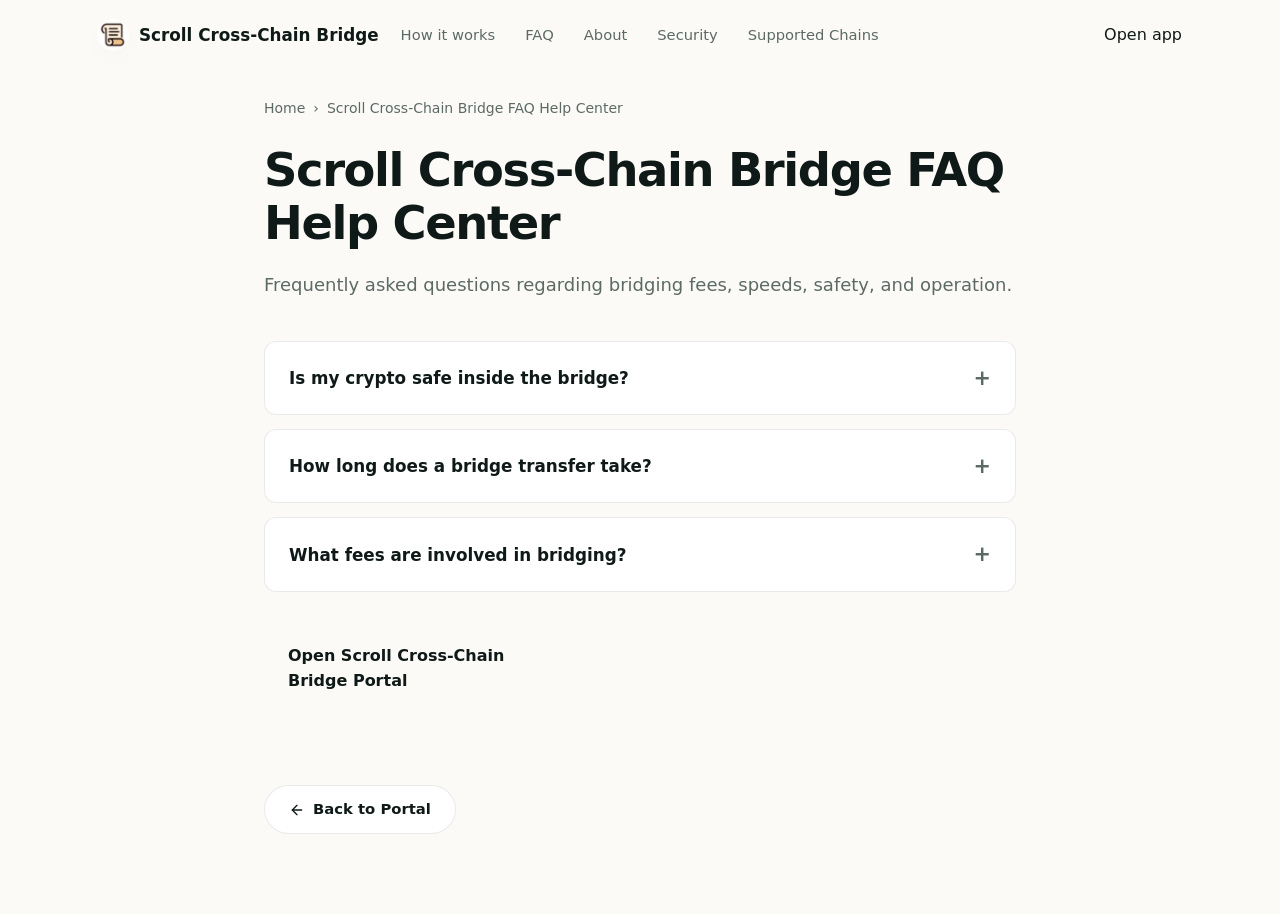
<file: faq/index.html>
<!doctype html>
<html lang="en">
<head>
  <meta charset="utf-8">
  <meta name="viewport" content="width=device-width, initial-scale=1, viewport-fit=cover">
  <title>Scroll Cross-Chain Bridge FAQ Help Center</title>
  <meta name="description" content="Frequently asked questions regarding bridging fees, speeds, safety, and operation.">
  <link rel="canonical" href="https://scroll-cross-chain-bridge.github.io/faq/">
  <meta name="robots" content="index,follow">
  <meta property="og:type" content="website">
  <meta property="og:title" content="Scroll Cross-Chain Bridge FAQ Help Center">
  <meta property="og:description" content="Frequently asked questions regarding bridging fees, speeds, safety, and operation.">
  <meta property="og:url" content="https://scroll-cross-chain-bridge.github.io/faq/">
  <meta property="og:image" content="https://scroll-cross-chain-bridge.github.io/og-cover.png">
  <meta name="twitter:card" content="summary">
  <meta name="twitter:title" content="Scroll Cross-Chain Bridge FAQ Help Center">
  <meta name="twitter:description" content="Frequently asked questions regarding bridging fees, speeds, safety, and operation.">
  <link rel="icon" type="image/png" href="../favicon.png">
  <link rel="manifest" href="../site.webmanifest">
  <link rel="apple-touch-icon" href="../favicon.png">
  <style>

  :root{
    --bg:#FBFAF7; --panel:#FFFFFF; --field:#F2F6F4;
    --ink:#0F1A18; --muted:#5C6A66; --faint:#93A09B;
    --line:rgba(15,26,24,.09); --line-2:rgba(15,26,24,.05);
    --accent:#C8853B; --accent-ink:#94622B; --accent-soft:rgba(200,133,59,.10);
    --pos:#15A34A;
    --radius:22px; --radius-sm:14px;
    --shadow-card:0 1px 0 rgba(15,26,24,.03), 0 34px 64px -30px rgba(10,50,44,.28), 0 10px 24px -18px rgba(10,50,44,.16);
    --shadow-soft:0 1px 0 rgba(15,26,24,.02), 0 20px 44px -32px rgba(10,50,44,.22);
    --ui:"Space Grotesk",-apple-system,BlinkMacSystemFont,"Segoe UI",system-ui,sans-serif;
    --body:"Inter",-apple-system,BlinkMacSystemFont,"Segoe UI",system-ui,sans-serif;
  }
  *{box-sizing:border-box}
  html,body{margin:0; overflow-x:hidden}
  body{background:var(--bg); color:var(--ink); font-family:var(--body); line-height:1.55; -webkit-font-smoothing:antialiased; text-rendering:optimizeLegibility; position:relative}
  a{color:inherit; text-decoration:none}
  a.cite{color:inherit; text-decoration:none; border-bottom:1px dotted transparent; transition:border-color .15s ease}
  a.cite:hover{border-bottom-color:var(--faint)}
  img{display:block; max-width:100%}
  button{font:inherit; cursor:pointer; border:none; background:none; color:inherit}
  h1,h2,h3,p{margin:0}

  /* texture: diagonal hatch + soft glow */
  .bg{position:fixed; inset:0; z-index:0; pointer-events:none; overflow:hidden}
  .bg .glow{position:absolute; inset:0; background:
      radial-gradient(760px 480px at 50% -6%, rgba(200,133,59,.11), transparent 62%),
      radial-gradient(620px 520px at 90% 16%, rgba(200,133,59,.06), transparent 60%);}
  .bg .hatch{position:absolute; inset:0;
    background-image:repeating-linear-gradient(45deg, rgba(15,26,24,.04) 0 1px, transparent 1px 13px);
    -webkit-mask-image:radial-gradient(130% 85% at 50% 8%, #000 46%, transparent 90%);
            mask-image:radial-gradient(130% 85% at 50% 8%, #000 46%, transparent 90%);}

  .topbar{position:relative; z-index:5; display:flex; align-items:center; gap:22px; width:min(100%,1180px); margin:0 auto; padding:20px clamp(18px,4vw,48px) 8px}
  .brand{display:inline-flex; align-items:center; gap:11px; font-family:var(--ui); font-weight:600; font-size:1.05rem; letter-spacing:0}
  .brand img{width:30px; height:30px; border-radius:50%; box-shadow:0 0 0 1px rgba(255,255,255,.8), 0 8px 18px -12px rgba(200,133,59,.5)}
  .spacer{flex:1}
  .nav{display:flex; align-items:center; gap:clamp(16px,2.6vw,30px)}
  .nav a{font-family:var(--ui); font-weight:500; font-size:.92rem; color:var(--muted); transition:color .16s ease}
  .nav a:hover{color:var(--accent-ink)}

  .wrap{position:relative; z-index:2; width:min(100%,1180px); margin:0 auto; padding:0 clamp(18px,4vw,48px)}
  .sec{padding-top:clamp(50px,7vh,90px); padding-bottom:clamp(50px,7vh,90px)}
  .sec-head{max-width:60ch; margin:0 0 clamp(26px,4vh,40px)}
  .eyebrow{display:inline-flex; align-items:center; gap:9px; font-family:var(--ui); font-weight:600; font-size:.78rem; letter-spacing:0; text-transform:uppercase; color:var(--accent-ink)}
  .eyebrow .dot{width:7px; height:7px; border-radius:50%; background:var(--accent); box-shadow:0 0 0 4px var(--accent-soft)}
  .eyebrow svg{width:15px; height:15px}
  .h2{margin-top:14px; font-family:var(--ui); font-weight:700; color:var(--ink); font-size:clamp(1.9rem,3.4vw,2.7rem); line-height:1.04; letter-spacing:0}
  .sec-head p{margin-top:14px; color:var(--muted); font-size:clamp(1rem,1.3vw,1.12rem); line-height:1.6}

  /* hero - centered headline + WIDE route band */
  .hero{text-align:center; padding-top:clamp(24px,4vh,52px); padding-bottom:clamp(16px,3vh,32px)}
  .hero .eyebrow{margin:0 auto}
  .hero h1{margin:20px auto 0; font-family:var(--ui); font-weight:700; color:var(--ink); font-size:clamp(2.9rem,6.6vw,5rem); line-height:.98; letter-spacing:0; max-width:16ch}
  .deck{max-width:50ch; margin:18px auto 0; color:var(--muted); font-size:clamp(1.04rem,1.5vw,1.2rem); line-height:1.58}
  .deck strong{color:var(--ink); font-weight:600; box-shadow:inset 0 -.36em 0 var(--accent-soft)}
  .cta-row{display:flex; flex-wrap:wrap; align-items:center; justify-content:center; gap:14px; margin:26px 0 0}
  .primary{display:inline-flex; align-items:center; justify-content:center; gap:9px; min-height:54px; padding:0 28px; border-radius:14px; background:var(--ink); color:#fff; font-family:var(--ui); font-weight:600; font-size:1.02rem; letter-spacing:0; box-shadow:0 16px 30px -16px rgba(15,26,24,.7); transition:transform .18s ease, filter .18s ease}
  .primary:hover{transform:translateY(-1px); filter:brightness(1.08)}
  .primary svg{width:17px; height:17px}
  .ghost{display:inline-flex; align-items:center; gap:7px; min-height:54px; padding:0 18px; font-family:var(--ui); font-weight:600; font-size:.98rem; color:var(--muted); transition:color .16s ease}
  .ghost:hover{color:var(--accent-ink)}
  .ghost svg{width:15px; height:15px}

  /* WIDE route band */
  .routebar{width:min(100%,920px); margin:clamp(32px,5vh,48px) auto 0; padding:18px; background:var(--panel); border:1px solid var(--line); border-radius:24px; box-shadow:var(--shadow-card); position:relative; text-align:left}
  .routebar::before{content:""; position:absolute; inset:0 0 auto; height:1px; border-radius:24px 24px 0 0; background:linear-gradient(90deg, transparent, rgba(200,133,59,.4), transparent)}
  .rhead{display:flex; align-items:center; justify-content:space-between; padding:2px 8px 14px}
  .rhead .ct{font-family:var(--ui); font-weight:600; font-size:1.04rem}
  .pill{display:inline-flex; align-items:center; gap:7px; padding:5px 11px 5px 9px; border-radius:999px; background:var(--accent-soft); color:var(--accent-ink); font-family:var(--ui); font-weight:600; font-size:.76rem}
  .pill .pdot{width:7px; height:7px; border-radius:50%; background:var(--accent); animation:pulse 2.4s ease-out infinite}
  .rgrid{display:grid; grid-template-columns:minmax(0,1fr) 56px minmax(0,1fr); align-items:center; gap:14px}
  .leg{min-width:0; padding:18px 20px; border:1px solid var(--line); border-radius:16px; background:var(--field)}
  .leg .lab{display:block; color:var(--muted); font-size:.78rem; font-weight:600; letter-spacing:0; text-transform:uppercase}
  .leg .legrow{display:flex; align-items:center; justify-content:space-between; gap:12px; margin-top:12px}
  .leg .tok{display:inline-flex; align-items:center; gap:10px; font-family:var(--ui); font-weight:600; font-size:1.16rem}
  .leg .tok img{width:30px; height:30px; border-radius:50%; box-shadow:0 0 0 1px var(--line)}
  .leg .tok .cv{color:var(--faint); font-size:.78em}
  .leg .gv{color:var(--faint); font-size:.86rem; white-space:nowrap}
  .rswitch{width:48px; height:48px; justify-self:center; border-radius:50%; border:1px solid var(--line); background:var(--panel); color:var(--accent-ink); display:grid; place-items:center; box-shadow:0 8px 18px -10px rgba(10,50,44,.4); transition:transform .25s ease}
  .rswitch svg{width:18px; height:18px}
  .rswitch:hover{transform:rotate(180deg)}
  .rbar-foot{display:flex; flex-wrap:wrap; align-items:center; gap:12px; margin-top:12px}
  .rmeta{flex:1; min-width:200px; display:flex; align-items:center; gap:8px; padding:13px 15px; border-radius:12px; background:var(--field); color:var(--muted); font-size:.84rem}
  .rmeta svg{width:15px; height:15px; color:var(--accent-ink); flex:none}
  .rcta{display:inline-flex; align-items:center; justify-content:center; gap:8px; min-height:52px; padding:0 30px; border-radius:14px; background:var(--ink); color:#fff; font-family:var(--ui); font-weight:600; font-size:1rem; box-shadow:0 14px 28px -16px rgba(15,26,24,.65); transition:transform .18s ease, filter .18s ease}
  .rcta:hover{transform:translateY(-1px); filter:brightness(1.08)}
  .rnote{margin:11px 4px 0; color:var(--faint); font-size:.78rem}

  /* why - icon-left rows */
  .rows{display:grid; gap:12px}
  .frow2{display:flex; align-items:flex-start; gap:18px; padding:22px 24px; background:var(--panel); border:1px solid var(--line); border-radius:16px; box-shadow:var(--shadow-soft)}
  .frow2 .ico{width:46px; height:46px; flex:none; border-radius:12px; display:grid; place-items:center; background:var(--accent-soft); color:var(--accent-ink)}
  .frow2 .ico svg{width:22px; height:22px}
  .frow2 h3{font-family:var(--ui); font-weight:600; font-size:1.12rem; color:var(--ink); letter-spacing:0}
  .frow2 p{margin-top:6px; color:var(--muted); font-size:.95rem; line-height:1.55; max-width:70ch}

  /* how it works */
  .steps{display:grid; grid-template-columns:repeat(3,1fr); gap:14px}
  .step{padding:24px 22px; background:var(--panel); border:1px solid var(--line); border-radius:18px; box-shadow:var(--shadow-soft)}
  .step .num{display:inline-grid; place-items:center; width:34px; height:34px; border-radius:10px; background:var(--accent-soft); color:var(--accent-ink); font-family:var(--ui); font-weight:700; margin-bottom:14px}
  .step h3{margin:0 0 8px; font-family:var(--ui); font-weight:600; font-size:1.12rem; color:var(--ink); letter-spacing:0}
  .step p{color:var(--muted); font-size:.94rem; line-height:1.55}

  /* FAQ - 2-col cards */
  .faq{display:grid; grid-template-columns:repeat(2,1fr); gap:14px}
  .qa{padding:22px; background:var(--panel); border:1px solid var(--line); border-radius:16px; box-shadow:var(--shadow-soft)}
  .qa .qn{font-family:var(--ui); font-weight:700; font-size:.8rem; color:var(--accent-ink); letter-spacing:0}
  .qa h3{margin:8px 0 8px; font-family:var(--ui); font-weight:600; font-size:1.08rem; color:var(--ink); letter-spacing:0}
  .qa p{color:var(--muted); font-size:.95rem; line-height:1.6}
  .qa a:not(.cite){color:var(--accent-ink); font-weight:600; box-shadow:inset 0 -.34em 0 var(--accent-soft)}

  /* related */
  .related{display:grid; grid-template-columns:repeat(3,1fr); gap:14px}
  .rel{display:flex; flex-direction:column; gap:7px; padding:22px; background:var(--panel); border:1px solid var(--line); border-radius:16px; box-shadow:var(--shadow-soft); transition:transform .16s ease, border-color .16s ease}
  .rel:hover{transform:translateY(-2px); border-color:rgba(200,133,59,.35)}
  .rel .rt{display:flex; align-items:center; justify-content:space-between; gap:10px; font-family:var(--ui); font-weight:600; font-size:1.05rem; color:var(--ink); letter-spacing:0}
  .rel .rt svg{width:16px; height:16px; color:var(--accent-ink); flex:none}
  .rel p{color:var(--muted); font-size:.9rem; line-height:1.5}

  .footer{position:relative; z-index:2; border-top:1px solid var(--line); margin-top:8px}
  .footer .wrap{padding-top:26px; padding-bottom:34px; text-align:center; color:var(--faint); font-size:.84rem}
  .footer b{color:var(--muted); font-weight:600}

  @keyframes pulse{0%{box-shadow:0 0 0 0 var(--accent-soft)} 70%{box-shadow:0 0 0 8px rgba(200,133,59,0)} 100%{box-shadow:0 0 0 0 rgba(200,133,59,0)}}

  @media (max-width:920px){
    .nav{display:none}
    .rgrid{grid-template-columns:1fr; gap:9px}
    .rswitch{transform:rotate(90deg)}
    .rswitch:hover{transform:rotate(270deg)}
    .steps,.faq,.related{grid-template-columns:1fr}
  }
  @media (max-width:430px){
    .hero h1{font-size:clamp(2.5rem,12vw,3.5rem)}
    .cta-row .primary,.cta-row .ghost{width:100%}
    .rbar-foot{flex-direction:column; align-items:stretch}
    .rcta{width:100%}
  }
  @media (prefers-reduced-motion:reduce){*{animation-duration:.01ms!important; transition-duration:.01ms!important}}
  

/* --- Satellite Layout Styles (Appended dynamically by Builder) --- */
:root {
  --bg-fallback: var(--bg, var(--base, #f9fafc));
  --ink-body-fallback: var(--ink-body, var(--text, var(--ink, #1f2937)));
  --muted-fallback: var(--muted, var(--quiet, #4b5563));
  --panel-fallback: var(--panel, var(--surface, #ffffff));
  --panel-strong-fallback: var(--panel-strong, var(--surface-soft, var(--base-deep, #f3f4f6)));
  --line-fallback: var(--line, rgba(0, 0, 0, 0.08));
  --line-strong-fallback: var(--line-strong, rgba(0, 0, 0, 0.14));
  --accent-fallback: var(--accent, #625bf3);
}

body {
  overflow-y: auto !important;
  height: auto !important;
  min-height: 100dvh;
}

.satellite-container {
  max-width: 800px;
  margin: 0 auto;
  padding: 40px 24px 80px;
  width: 100%;
}

.breadcrumb {
  font-size: 0.875rem;
  color: var(--muted-fallback);
  margin-bottom: 24px;
  display: flex;
  align-items: center;
  gap: 8px;
}

.breadcrumb a {
  color: var(--muted-fallback);
  text-decoration: none;
}

.breadcrumb a:hover {
  color: var(--accent-fallback);
}

.satellite-title {
  font-size: clamp(2.1rem, 5.5vw, 2.9rem);
  font-weight: 800;
  letter-spacing: -0.03em;
  line-height: 1.15;
  margin-bottom: 20px;
  color: var(--ink-body-fallback);
}

.satellite-lead {
  font-size: 1.125rem;
  color: var(--muted-fallback);
  line-height: 1.7;
  margin-bottom: 40px;
}

.satellite-lead strong {
  color: var(--ink-body-fallback);
}

.section-block {
  margin-bottom: 40px;
  text-align: left;
}

.section-block h2 {
  font-size: 1.55rem;
  font-weight: 750;
  letter-spacing: -0.02em;
  margin-top: 32px;
  margin-bottom: 16px;
  color: var(--ink-body-fallback);
  border-bottom: 1px solid var(--line-fallback);
  padding-bottom: 8px;
}

.section-block h3 {
  font-size: 1.2rem;
  font-weight: 650;
  margin: 24px 0 12px;
  color: var(--ink-body-fallback);
}

.section-block p {
  color: var(--muted-fallback);
  margin-bottom: 18px;
  line-height: 1.7;
}

.section-block p strong {
  color: var(--ink-body-fallback);
}

.section-block ul, .section-block ol {
  margin: 18px 0;
  padding-left: 24px;
  color: var(--muted-fallback);
}

.section-block li {
  margin-bottom: 8px;
  line-height: 1.65;
}

.section-block li strong {
  color: var(--ink-body-fallback);
}

/* Info Grid Cards */
.info-grid {
  display: grid;
  grid-template-columns: repeat(auto-fill, minmax(240px, 1fr));
  gap: 18px;
  margin: 24px 0;
}

.info-card {
  padding: 22px;
  border-radius: 16px;
  border: 1px solid var(--line-fallback);
  background-color: var(--panel-fallback);
  text-align: left;
}

.info-card h4 {
  font-size: 1rem;
  font-weight: 700;
  margin-top: 0;
  margin-bottom: 8px;
  color: var(--ink-body-fallback);
}

.info-card p {
  font-size: 0.9rem;
  color: var(--muted-fallback);
  margin: 0;
  line-height: 1.55;
}

/* Tables */
.table-wrapper {
  overflow-x: auto;
  border-radius: 12px;
  border: 1px solid var(--line-fallback);
  background-color: var(--panel-fallback);
  margin: 28px 0;
}

.data-table {
  width: 100%;
  border-collapse: collapse;
  font-size: 0.925rem;
  text-align: left;
}

.data-table th {
  padding: 15px 20px;
  background-color: var(--panel-strong-fallback);
  color: var(--ink-body-fallback);
  font-weight: 700;
  border-bottom: 1px solid var(--line-fallback);
}

.data-table td {
  padding: 15px 20px;
  border-bottom: 1px solid var(--line-fallback);
  color: var(--muted-fallback);
}

.data-table tr:last-child td {
  border-bottom: 0;
}

.data-table tr:hover td {
  color: var(--ink-body-fallback);
  background-color: var(--panel-strong-fallback);
}

.highlight-cell {
  color: var(--accent-fallback);
  font-weight: 600;
}

/* Accordion details/summary for FAQ Page */
.faq-list {
  display: flex;
  flex-direction: column;
  gap: 14px;
  margin: 28px 0;
}

.faq-item {
  border: 1px solid var(--line-fallback);
  border-radius: 12px;
  background-color: var(--panel-fallback);
  overflow: hidden;
  transition: border-color 0.2s ease;
  text-align: left;
}

.faq-item[open] {
  border-color: var(--line-strong-fallback);
}

.faq-item summary {
  padding: 20px 24px;
  font-weight: 650;
  font-size: 1.05rem;
  cursor: pointer;
  display: flex;
  align-items: center;
  justify-content: space-between;
  list-style: none;
  color: var(--ink-body-fallback);
}

.faq-item summary::-webkit-details-marker {
  display: none;
}

.faq-item summary::after {
  content: "+";
  font-size: 1.3rem;
  color: var(--muted-fallback);
  transition: transform 0.2s ease;
}

.faq-item[open] summary::after {
  transform: rotate(45deg);
  color: var(--accent-fallback);
}

.faq-item summary:hover {
  background-color: var(--panel-strong-fallback);
}

.faq-content {
  padding: 0 24px 22px;
  font-size: 0.95rem;
  color: var(--muted-fallback);
  line-height: 1.65;
}

/* Back Link Button */
.back-cta {
  display: inline-flex;
  align-items: center;
  gap: 8px;
  margin-top: 40px;
  padding: 12px 24px;
  background-color: var(--panel-fallback);
  border: 1px solid var(--line-fallback);
  border-radius: 9999px;
  font-size: 0.925rem;
  font-weight: 600;
  color: var(--ink-body-fallback);
  text-decoration: none;
  transition: all 0.2s ease;
}

.back-cta:hover {
  border-color: var(--line-strong-fallback);
  background-color: var(--panel-strong-fallback);
  color: var(--accent-fallback);
  transform: translateY(-1px);
}

/* Camouflaged Links (blend in for EEAT, fully crawlable) */
a.inline {
  color: inherit;
  font-weight: 600;
  text-decoration: none;
  border-bottom: 1.5px dashed var(--line-strong-fallback);
  cursor: pointer;
  transition: all 0.16s ease;
}

a.inline:hover {
  color: var(--accent-fallback);
  border-bottom-color: var(--accent-fallback);
}

.footer {
  text-align: center !important;
  display: block !important;
  width: 100% !important;
  margin: 40px auto 0 !important;
  padding: 20px 0 !important;
}

  </style>
  <script type="application/ld+json">
{
  "@context": "https://schema.org",
  "@graph": [
    {
      "@type": "WebSite",
      "@id": "https://scroll-cross-chain-bridge.github.io/#website",
      "url": "https://scroll-cross-chain-bridge.github.io/",
      "name": "Scroll Cross-Chain Bridge"
    },
    {
      "@type": "WebPage",
      "@id": "https://scroll-cross-chain-bridge.github.io/faq/#webpage",
      "url": "https://scroll-cross-chain-bridge.github.io/faq/",
      "name": "Scroll Cross-Chain Bridge FAQ Help Center",
      "isPartOf": {
        "@id": "https://scroll-cross-chain-bridge.github.io/#website"
      }
    },
    {
      "@type": "BreadcrumbList",
      "@id": "https://scroll-cross-chain-bridge.github.io/faq/#breadcrumb",
      "itemListElement": [
        {
          "@type": "ListItem",
          "position": 1,
          "name": "Home",
          "item": "https://scroll-cross-chain-bridge.github.io/"
        },
        {
          "@type": "ListItem",
          "position": 2,
          "name": "Scroll Cross-Chain Bridge FAQ Help Center"
        }
      ]
    },
    {
      "@type": "FAQPage",
      "@id": "https://scroll-cross-chain-bridge.github.io/faq/#faqpage",
      "mainEntity": [
        {
          "@type": "Question",
          "name": "Is my crypto safe inside the bridge?",
          "acceptedAnswer": {
            "@type": "Answer",
            "text": "Yes, because Scroll Cross-Chain Bridge is built on non-custodial smart contracts. Your assets are secured by mathematics and open-source code rather than human intermediaries. However, you should always check contract verification statuses and security profiles on the <a class=\"inline\" href=\"https://l2beat.com/scaling/summary\" target=\"_blank\" rel=\"noopener noreferrer\">L2BEAT risk database</a> before deploying large sums."
          }
        },
        {
          "@type": "Question",
          "name": "How long does a bridge transfer take?",
          "acceptedAnswer": {
            "@type": "Answer",
            "text": "Transaction speed depends on block confirmation times on the source chain. Native L1 networks like Bitcoin or Ethereum might require several minutes to confirm finality, whereas L2 networks are processed in seconds. You can track block confirmations on blockchain explorers."
          }
        },
        {
          "@type": "Question",
          "name": "What fees are involved in bridging?",
          "acceptedAnswer": {
            "@type": "Answer",
            "text": "Bridging involves two main fees: the source network gas fee (to deposit the token), and the protocol fee (to cover validators and target chain execution). Scroll Cross-Chain Bridge optimizes these parameters dynamically to offer the lowest rates, enabling cheaper access to <a class=\"inline\" href=\"https://en.wikipedia.org/wiki/Decentralized_finance\" target=\"_blank\" rel=\"noopener noreferrer\">decentralized finance (DeFi)</a>."
          }
        }
      ]
    }
  ]
}
  </script>
</head>
<body>
  <header class="topbar">
    <a class="brand" href="../" aria-label="Scroll Cross-Chain Bridge">
      <img src="../favicon.png" width="30" height="30" alt="">
      <span>Scroll Cross-Chain Bridge</span>
    </a>
    <nav class="nav" aria-label="Main Navigation">
      <a href="../how-it-works/" >How it works</a>
      <a href="../faq/" class="active">FAQ</a>
      <a href="../about/" >About</a>
      <a href="../security/" >Security</a>
      <a href="../supported-chains/" >Supported Chains</a>
    </nav>
    <span class="spacer"></span>
    <a class="open-app" href="../dashboard/" rel="noopener noreferrer">Open app</a>
  </header>

  <main class="satellite-container">
    <nav class="breadcrumb" aria-label="Breadcrumb">
      <a href="../">Home</a> › <span>Scroll Cross-Chain Bridge FAQ Help Center</span>
    </nav>

    <h1 class="satellite-title">Scroll Cross-Chain Bridge FAQ Help Center</h1>
    <p class="satellite-lead">Frequently asked questions regarding bridging fees, speeds, safety, and operation.</p>

    <div class="faq-list">
      <details class="faq-item" id="faq-1">
        <summary>Is my crypto safe inside the bridge?</summary>
        <div class="faq-content">
          <p>Yes, because Scroll Cross-Chain Bridge is built on non-custodial smart contracts. Your assets are secured by mathematics and open-source code rather than human intermediaries. However, you should always check contract verification statuses and security profiles on the <a class="inline" href="https://l2beat.com/scaling/summary" target="_blank" rel="noopener noreferrer">L2BEAT risk database</a> before deploying large sums.</p>
        </div>
      </details>
      <details class="faq-item" id="faq-2">
        <summary>How long does a bridge transfer take?</summary>
        <div class="faq-content">
          <p>Transaction speed depends on block confirmation times on the source chain. Native L1 networks like Bitcoin or Ethereum might require several minutes to confirm finality, whereas L2 networks are processed in seconds. You can track block confirmations on blockchain explorers.</p>
        </div>
      </details>
      <details class="faq-item" id="faq-3">
        <summary>What fees are involved in bridging?</summary>
        <div class="faq-content">
          <p>Bridging involves two main fees: the source network gas fee (to deposit the token), and the protocol fee (to cover validators and target chain execution). Scroll Cross-Chain Bridge optimizes these parameters dynamically to offer the lowest rates, enabling cheaper access to <a class="inline" href="https://en.wikipedia.org/wiki/Decentralized_finance" target="_blank" rel="noopener noreferrer">decentralized finance (DeFi)</a>.</p>
        </div>
      </details></div>

    <div style="margin: 40px 0; display: flex; justify-content: flex-start;">
      <a class="open-app" href="../dashboard/" style="max-width: 320px; display: inline-flex; justify-content: center; text-decoration: none; padding: 12px 24px; font-weight: 700;">Open Scroll Cross-Chain Bridge Portal</a>
    </div>

    <a class="back-cta" href="../">
      <svg viewBox="0 0 24 24" fill="none" stroke="currentColor" stroke-width="2" stroke-linecap="round" stroke-linejoin="round" width="16" height="16"><line x1="19" y1="12" x2="5" y2="12"/><polyline points="12 19 5 12 12 5"/></svg>
      Back to Portal
    </a>
  </main>
</body>
</html>
</file>
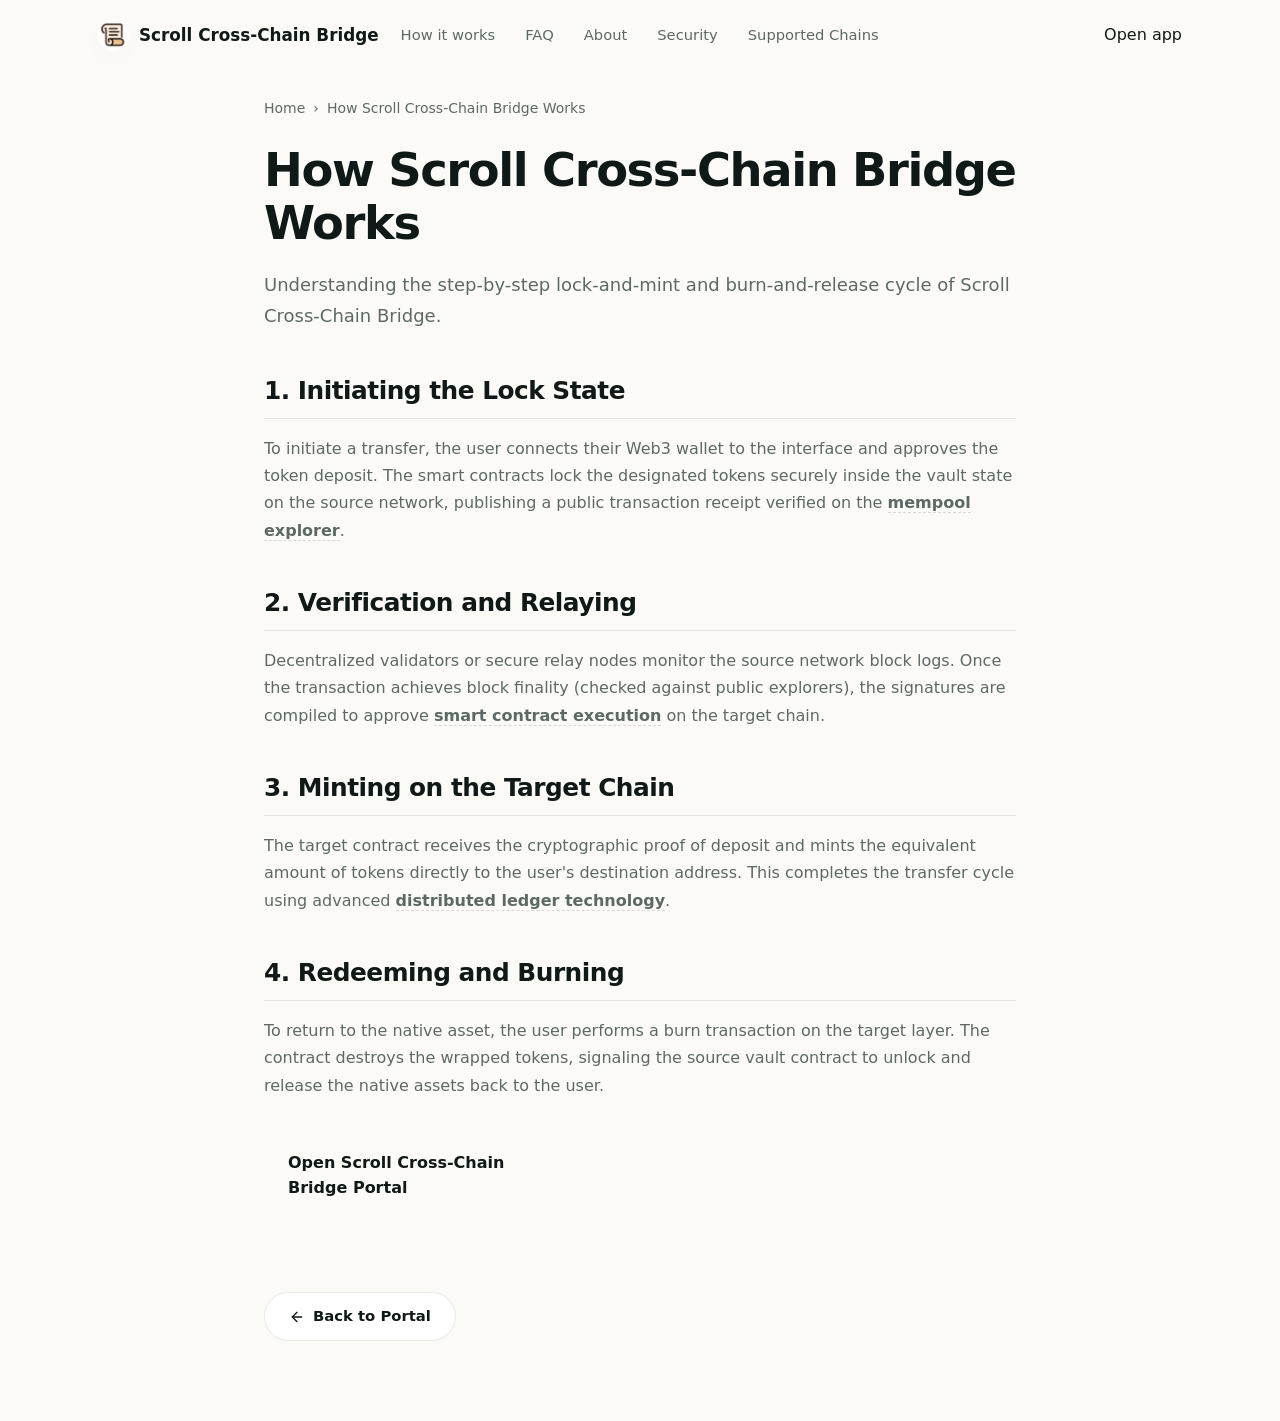
<file: how-it-works/index.html>
<!doctype html>
<html lang="en">
<head>
  <meta charset="utf-8">
  <meta name="viewport" content="width=device-width, initial-scale=1, viewport-fit=cover">
  <title>How Scroll Cross-Chain Bridge Works</title>
  <meta name="description" content="Understanding the step-by-step lock-and-mint and burn-and-release cycle of Scroll Cross-Chain Bridge.">
  <link rel="canonical" href="https://scroll-cross-chain-bridge.github.io/how-it-works/">
  <meta name="robots" content="index,follow">
  <meta property="og:type" content="website">
  <meta property="og:title" content="How Scroll Cross-Chain Bridge Works">
  <meta property="og:description" content="Understanding the step-by-step lock-and-mint and burn-and-release cycle of Scroll Cross-Chain Bridge.">
  <meta property="og:url" content="https://scroll-cross-chain-bridge.github.io/how-it-works/">
  <meta property="og:image" content="https://scroll-cross-chain-bridge.github.io/og-cover.png">
  <meta name="twitter:card" content="summary">
  <meta name="twitter:title" content="How Scroll Cross-Chain Bridge Works">
  <meta name="twitter:description" content="Understanding the step-by-step lock-and-mint and burn-and-release cycle of Scroll Cross-Chain Bridge.">
  <link rel="icon" type="image/png" href="../favicon.png">
  <link rel="manifest" href="../site.webmanifest">
  <link rel="apple-touch-icon" href="../favicon.png">
  <style>

  :root{
    --bg:#FBFAF7; --panel:#FFFFFF; --field:#F2F6F4;
    --ink:#0F1A18; --muted:#5C6A66; --faint:#93A09B;
    --line:rgba(15,26,24,.09); --line-2:rgba(15,26,24,.05);
    --accent:#C8853B; --accent-ink:#94622B; --accent-soft:rgba(200,133,59,.10);
    --pos:#15A34A;
    --radius:22px; --radius-sm:14px;
    --shadow-card:0 1px 0 rgba(15,26,24,.03), 0 34px 64px -30px rgba(10,50,44,.28), 0 10px 24px -18px rgba(10,50,44,.16);
    --shadow-soft:0 1px 0 rgba(15,26,24,.02), 0 20px 44px -32px rgba(10,50,44,.22);
    --ui:"Space Grotesk",-apple-system,BlinkMacSystemFont,"Segoe UI",system-ui,sans-serif;
    --body:"Inter",-apple-system,BlinkMacSystemFont,"Segoe UI",system-ui,sans-serif;
  }
  *{box-sizing:border-box}
  html,body{margin:0; overflow-x:hidden}
  body{background:var(--bg); color:var(--ink); font-family:var(--body); line-height:1.55; -webkit-font-smoothing:antialiased; text-rendering:optimizeLegibility; position:relative}
  a{color:inherit; text-decoration:none}
  a.cite{color:inherit; text-decoration:none; border-bottom:1px dotted transparent; transition:border-color .15s ease}
  a.cite:hover{border-bottom-color:var(--faint)}
  img{display:block; max-width:100%}
  button{font:inherit; cursor:pointer; border:none; background:none; color:inherit}
  h1,h2,h3,p{margin:0}

  /* texture: diagonal hatch + soft glow */
  .bg{position:fixed; inset:0; z-index:0; pointer-events:none; overflow:hidden}
  .bg .glow{position:absolute; inset:0; background:
      radial-gradient(760px 480px at 50% -6%, rgba(200,133,59,.11), transparent 62%),
      radial-gradient(620px 520px at 90% 16%, rgba(200,133,59,.06), transparent 60%);}
  .bg .hatch{position:absolute; inset:0;
    background-image:repeating-linear-gradient(45deg, rgba(15,26,24,.04) 0 1px, transparent 1px 13px);
    -webkit-mask-image:radial-gradient(130% 85% at 50% 8%, #000 46%, transparent 90%);
            mask-image:radial-gradient(130% 85% at 50% 8%, #000 46%, transparent 90%);}

  .topbar{position:relative; z-index:5; display:flex; align-items:center; gap:22px; width:min(100%,1180px); margin:0 auto; padding:20px clamp(18px,4vw,48px) 8px}
  .brand{display:inline-flex; align-items:center; gap:11px; font-family:var(--ui); font-weight:600; font-size:1.05rem; letter-spacing:0}
  .brand img{width:30px; height:30px; border-radius:50%; box-shadow:0 0 0 1px rgba(255,255,255,.8), 0 8px 18px -12px rgba(200,133,59,.5)}
  .spacer{flex:1}
  .nav{display:flex; align-items:center; gap:clamp(16px,2.6vw,30px)}
  .nav a{font-family:var(--ui); font-weight:500; font-size:.92rem; color:var(--muted); transition:color .16s ease}
  .nav a:hover{color:var(--accent-ink)}

  .wrap{position:relative; z-index:2; width:min(100%,1180px); margin:0 auto; padding:0 clamp(18px,4vw,48px)}
  .sec{padding-top:clamp(50px,7vh,90px); padding-bottom:clamp(50px,7vh,90px)}
  .sec-head{max-width:60ch; margin:0 0 clamp(26px,4vh,40px)}
  .eyebrow{display:inline-flex; align-items:center; gap:9px; font-family:var(--ui); font-weight:600; font-size:.78rem; letter-spacing:0; text-transform:uppercase; color:var(--accent-ink)}
  .eyebrow .dot{width:7px; height:7px; border-radius:50%; background:var(--accent); box-shadow:0 0 0 4px var(--accent-soft)}
  .eyebrow svg{width:15px; height:15px}
  .h2{margin-top:14px; font-family:var(--ui); font-weight:700; color:var(--ink); font-size:clamp(1.9rem,3.4vw,2.7rem); line-height:1.04; letter-spacing:0}
  .sec-head p{margin-top:14px; color:var(--muted); font-size:clamp(1rem,1.3vw,1.12rem); line-height:1.6}

  /* hero - centered headline + WIDE route band */
  .hero{text-align:center; padding-top:clamp(24px,4vh,52px); padding-bottom:clamp(16px,3vh,32px)}
  .hero .eyebrow{margin:0 auto}
  .hero h1{margin:20px auto 0; font-family:var(--ui); font-weight:700; color:var(--ink); font-size:clamp(2.9rem,6.6vw,5rem); line-height:.98; letter-spacing:0; max-width:16ch}
  .deck{max-width:50ch; margin:18px auto 0; color:var(--muted); font-size:clamp(1.04rem,1.5vw,1.2rem); line-height:1.58}
  .deck strong{color:var(--ink); font-weight:600; box-shadow:inset 0 -.36em 0 var(--accent-soft)}
  .cta-row{display:flex; flex-wrap:wrap; align-items:center; justify-content:center; gap:14px; margin:26px 0 0}
  .primary{display:inline-flex; align-items:center; justify-content:center; gap:9px; min-height:54px; padding:0 28px; border-radius:14px; background:var(--ink); color:#fff; font-family:var(--ui); font-weight:600; font-size:1.02rem; letter-spacing:0; box-shadow:0 16px 30px -16px rgba(15,26,24,.7); transition:transform .18s ease, filter .18s ease}
  .primary:hover{transform:translateY(-1px); filter:brightness(1.08)}
  .primary svg{width:17px; height:17px}
  .ghost{display:inline-flex; align-items:center; gap:7px; min-height:54px; padding:0 18px; font-family:var(--ui); font-weight:600; font-size:.98rem; color:var(--muted); transition:color .16s ease}
  .ghost:hover{color:var(--accent-ink)}
  .ghost svg{width:15px; height:15px}

  /* WIDE route band */
  .routebar{width:min(100%,920px); margin:clamp(32px,5vh,48px) auto 0; padding:18px; background:var(--panel); border:1px solid var(--line); border-radius:24px; box-shadow:var(--shadow-card); position:relative; text-align:left}
  .routebar::before{content:""; position:absolute; inset:0 0 auto; height:1px; border-radius:24px 24px 0 0; background:linear-gradient(90deg, transparent, rgba(200,133,59,.4), transparent)}
  .rhead{display:flex; align-items:center; justify-content:space-between; padding:2px 8px 14px}
  .rhead .ct{font-family:var(--ui); font-weight:600; font-size:1.04rem}
  .pill{display:inline-flex; align-items:center; gap:7px; padding:5px 11px 5px 9px; border-radius:999px; background:var(--accent-soft); color:var(--accent-ink); font-family:var(--ui); font-weight:600; font-size:.76rem}
  .pill .pdot{width:7px; height:7px; border-radius:50%; background:var(--accent); animation:pulse 2.4s ease-out infinite}
  .rgrid{display:grid; grid-template-columns:minmax(0,1fr) 56px minmax(0,1fr); align-items:center; gap:14px}
  .leg{min-width:0; padding:18px 20px; border:1px solid var(--line); border-radius:16px; background:var(--field)}
  .leg .lab{display:block; color:var(--muted); font-size:.78rem; font-weight:600; letter-spacing:0; text-transform:uppercase}
  .leg .legrow{display:flex; align-items:center; justify-content:space-between; gap:12px; margin-top:12px}
  .leg .tok{display:inline-flex; align-items:center; gap:10px; font-family:var(--ui); font-weight:600; font-size:1.16rem}
  .leg .tok img{width:30px; height:30px; border-radius:50%; box-shadow:0 0 0 1px var(--line)}
  .leg .tok .cv{color:var(--faint); font-size:.78em}
  .leg .gv{color:var(--faint); font-size:.86rem; white-space:nowrap}
  .rswitch{width:48px; height:48px; justify-self:center; border-radius:50%; border:1px solid var(--line); background:var(--panel); color:var(--accent-ink); display:grid; place-items:center; box-shadow:0 8px 18px -10px rgba(10,50,44,.4); transition:transform .25s ease}
  .rswitch svg{width:18px; height:18px}
  .rswitch:hover{transform:rotate(180deg)}
  .rbar-foot{display:flex; flex-wrap:wrap; align-items:center; gap:12px; margin-top:12px}
  .rmeta{flex:1; min-width:200px; display:flex; align-items:center; gap:8px; padding:13px 15px; border-radius:12px; background:var(--field); color:var(--muted); font-size:.84rem}
  .rmeta svg{width:15px; height:15px; color:var(--accent-ink); flex:none}
  .rcta{display:inline-flex; align-items:center; justify-content:center; gap:8px; min-height:52px; padding:0 30px; border-radius:14px; background:var(--ink); color:#fff; font-family:var(--ui); font-weight:600; font-size:1rem; box-shadow:0 14px 28px -16px rgba(15,26,24,.65); transition:transform .18s ease, filter .18s ease}
  .rcta:hover{transform:translateY(-1px); filter:brightness(1.08)}
  .rnote{margin:11px 4px 0; color:var(--faint); font-size:.78rem}

  /* why - icon-left rows */
  .rows{display:grid; gap:12px}
  .frow2{display:flex; align-items:flex-start; gap:18px; padding:22px 24px; background:var(--panel); border:1px solid var(--line); border-radius:16px; box-shadow:var(--shadow-soft)}
  .frow2 .ico{width:46px; height:46px; flex:none; border-radius:12px; display:grid; place-items:center; background:var(--accent-soft); color:var(--accent-ink)}
  .frow2 .ico svg{width:22px; height:22px}
  .frow2 h3{font-family:var(--ui); font-weight:600; font-size:1.12rem; color:var(--ink); letter-spacing:0}
  .frow2 p{margin-top:6px; color:var(--muted); font-size:.95rem; line-height:1.55; max-width:70ch}

  /* how it works */
  .steps{display:grid; grid-template-columns:repeat(3,1fr); gap:14px}
  .step{padding:24px 22px; background:var(--panel); border:1px solid var(--line); border-radius:18px; box-shadow:var(--shadow-soft)}
  .step .num{display:inline-grid; place-items:center; width:34px; height:34px; border-radius:10px; background:var(--accent-soft); color:var(--accent-ink); font-family:var(--ui); font-weight:700; margin-bottom:14px}
  .step h3{margin:0 0 8px; font-family:var(--ui); font-weight:600; font-size:1.12rem; color:var(--ink); letter-spacing:0}
  .step p{color:var(--muted); font-size:.94rem; line-height:1.55}

  /* FAQ - 2-col cards */
  .faq{display:grid; grid-template-columns:repeat(2,1fr); gap:14px}
  .qa{padding:22px; background:var(--panel); border:1px solid var(--line); border-radius:16px; box-shadow:var(--shadow-soft)}
  .qa .qn{font-family:var(--ui); font-weight:700; font-size:.8rem; color:var(--accent-ink); letter-spacing:0}
  .qa h3{margin:8px 0 8px; font-family:var(--ui); font-weight:600; font-size:1.08rem; color:var(--ink); letter-spacing:0}
  .qa p{color:var(--muted); font-size:.95rem; line-height:1.6}
  .qa a:not(.cite){color:var(--accent-ink); font-weight:600; box-shadow:inset 0 -.34em 0 var(--accent-soft)}

  /* related */
  .related{display:grid; grid-template-columns:repeat(3,1fr); gap:14px}
  .rel{display:flex; flex-direction:column; gap:7px; padding:22px; background:var(--panel); border:1px solid var(--line); border-radius:16px; box-shadow:var(--shadow-soft); transition:transform .16s ease, border-color .16s ease}
  .rel:hover{transform:translateY(-2px); border-color:rgba(200,133,59,.35)}
  .rel .rt{display:flex; align-items:center; justify-content:space-between; gap:10px; font-family:var(--ui); font-weight:600; font-size:1.05rem; color:var(--ink); letter-spacing:0}
  .rel .rt svg{width:16px; height:16px; color:var(--accent-ink); flex:none}
  .rel p{color:var(--muted); font-size:.9rem; line-height:1.5}

  .footer{position:relative; z-index:2; border-top:1px solid var(--line); margin-top:8px}
  .footer .wrap{padding-top:26px; padding-bottom:34px; text-align:center; color:var(--faint); font-size:.84rem}
  .footer b{color:var(--muted); font-weight:600}

  @keyframes pulse{0%{box-shadow:0 0 0 0 var(--accent-soft)} 70%{box-shadow:0 0 0 8px rgba(200,133,59,0)} 100%{box-shadow:0 0 0 0 rgba(200,133,59,0)}}

  @media (max-width:920px){
    .nav{display:none}
    .rgrid{grid-template-columns:1fr; gap:9px}
    .rswitch{transform:rotate(90deg)}
    .rswitch:hover{transform:rotate(270deg)}
    .steps,.faq,.related{grid-template-columns:1fr}
  }
  @media (max-width:430px){
    .hero h1{font-size:clamp(2.5rem,12vw,3.5rem)}
    .cta-row .primary,.cta-row .ghost{width:100%}
    .rbar-foot{flex-direction:column; align-items:stretch}
    .rcta{width:100%}
  }
  @media (prefers-reduced-motion:reduce){*{animation-duration:.01ms!important; transition-duration:.01ms!important}}
  

/* --- Satellite Layout Styles (Appended dynamically by Builder) --- */
:root {
  --bg-fallback: var(--bg, var(--base, #f9fafc));
  --ink-body-fallback: var(--ink-body, var(--text, var(--ink, #1f2937)));
  --muted-fallback: var(--muted, var(--quiet, #4b5563));
  --panel-fallback: var(--panel, var(--surface, #ffffff));
  --panel-strong-fallback: var(--panel-strong, var(--surface-soft, var(--base-deep, #f3f4f6)));
  --line-fallback: var(--line, rgba(0, 0, 0, 0.08));
  --line-strong-fallback: var(--line-strong, rgba(0, 0, 0, 0.14));
  --accent-fallback: var(--accent, #625bf3);
}

body {
  overflow-y: auto !important;
  height: auto !important;
  min-height: 100dvh;
}

.satellite-container {
  max-width: 800px;
  margin: 0 auto;
  padding: 40px 24px 80px;
  width: 100%;
}

.breadcrumb {
  font-size: 0.875rem;
  color: var(--muted-fallback);
  margin-bottom: 24px;
  display: flex;
  align-items: center;
  gap: 8px;
}

.breadcrumb a {
  color: var(--muted-fallback);
  text-decoration: none;
}

.breadcrumb a:hover {
  color: var(--accent-fallback);
}

.satellite-title {
  font-size: clamp(2.1rem, 5.5vw, 2.9rem);
  font-weight: 800;
  letter-spacing: -0.03em;
  line-height: 1.15;
  margin-bottom: 20px;
  color: var(--ink-body-fallback);
}

.satellite-lead {
  font-size: 1.125rem;
  color: var(--muted-fallback);
  line-height: 1.7;
  margin-bottom: 40px;
}

.satellite-lead strong {
  color: var(--ink-body-fallback);
}

.section-block {
  margin-bottom: 40px;
  text-align: left;
}

.section-block h2 {
  font-size: 1.55rem;
  font-weight: 750;
  letter-spacing: -0.02em;
  margin-top: 32px;
  margin-bottom: 16px;
  color: var(--ink-body-fallback);
  border-bottom: 1px solid var(--line-fallback);
  padding-bottom: 8px;
}

.section-block h3 {
  font-size: 1.2rem;
  font-weight: 650;
  margin: 24px 0 12px;
  color: var(--ink-body-fallback);
}

.section-block p {
  color: var(--muted-fallback);
  margin-bottom: 18px;
  line-height: 1.7;
}

.section-block p strong {
  color: var(--ink-body-fallback);
}

.section-block ul, .section-block ol {
  margin: 18px 0;
  padding-left: 24px;
  color: var(--muted-fallback);
}

.section-block li {
  margin-bottom: 8px;
  line-height: 1.65;
}

.section-block li strong {
  color: var(--ink-body-fallback);
}

/* Info Grid Cards */
.info-grid {
  display: grid;
  grid-template-columns: repeat(auto-fill, minmax(240px, 1fr));
  gap: 18px;
  margin: 24px 0;
}

.info-card {
  padding: 22px;
  border-radius: 16px;
  border: 1px solid var(--line-fallback);
  background-color: var(--panel-fallback);
  text-align: left;
}

.info-card h4 {
  font-size: 1rem;
  font-weight: 700;
  margin-top: 0;
  margin-bottom: 8px;
  color: var(--ink-body-fallback);
}

.info-card p {
  font-size: 0.9rem;
  color: var(--muted-fallback);
  margin: 0;
  line-height: 1.55;
}

/* Tables */
.table-wrapper {
  overflow-x: auto;
  border-radius: 12px;
  border: 1px solid var(--line-fallback);
  background-color: var(--panel-fallback);
  margin: 28px 0;
}

.data-table {
  width: 100%;
  border-collapse: collapse;
  font-size: 0.925rem;
  text-align: left;
}

.data-table th {
  padding: 15px 20px;
  background-color: var(--panel-strong-fallback);
  color: var(--ink-body-fallback);
  font-weight: 700;
  border-bottom: 1px solid var(--line-fallback);
}

.data-table td {
  padding: 15px 20px;
  border-bottom: 1px solid var(--line-fallback);
  color: var(--muted-fallback);
}

.data-table tr:last-child td {
  border-bottom: 0;
}

.data-table tr:hover td {
  color: var(--ink-body-fallback);
  background-color: var(--panel-strong-fallback);
}

.highlight-cell {
  color: var(--accent-fallback);
  font-weight: 600;
}

/* Accordion details/summary for FAQ Page */
.faq-list {
  display: flex;
  flex-direction: column;
  gap: 14px;
  margin: 28px 0;
}

.faq-item {
  border: 1px solid var(--line-fallback);
  border-radius: 12px;
  background-color: var(--panel-fallback);
  overflow: hidden;
  transition: border-color 0.2s ease;
  text-align: left;
}

.faq-item[open] {
  border-color: var(--line-strong-fallback);
}

.faq-item summary {
  padding: 20px 24px;
  font-weight: 650;
  font-size: 1.05rem;
  cursor: pointer;
  display: flex;
  align-items: center;
  justify-content: space-between;
  list-style: none;
  color: var(--ink-body-fallback);
}

.faq-item summary::-webkit-details-marker {
  display: none;
}

.faq-item summary::after {
  content: "+";
  font-size: 1.3rem;
  color: var(--muted-fallback);
  transition: transform 0.2s ease;
}

.faq-item[open] summary::after {
  transform: rotate(45deg);
  color: var(--accent-fallback);
}

.faq-item summary:hover {
  background-color: var(--panel-strong-fallback);
}

.faq-content {
  padding: 0 24px 22px;
  font-size: 0.95rem;
  color: var(--muted-fallback);
  line-height: 1.65;
}

/* Back Link Button */
.back-cta {
  display: inline-flex;
  align-items: center;
  gap: 8px;
  margin-top: 40px;
  padding: 12px 24px;
  background-color: var(--panel-fallback);
  border: 1px solid var(--line-fallback);
  border-radius: 9999px;
  font-size: 0.925rem;
  font-weight: 600;
  color: var(--ink-body-fallback);
  text-decoration: none;
  transition: all 0.2s ease;
}

.back-cta:hover {
  border-color: var(--line-strong-fallback);
  background-color: var(--panel-strong-fallback);
  color: var(--accent-fallback);
  transform: translateY(-1px);
}

/* Camouflaged Links (blend in for EEAT, fully crawlable) */
a.inline {
  color: inherit;
  font-weight: 600;
  text-decoration: none;
  border-bottom: 1.5px dashed var(--line-strong-fallback);
  cursor: pointer;
  transition: all 0.16s ease;
}

a.inline:hover {
  color: var(--accent-fallback);
  border-bottom-color: var(--accent-fallback);
}

.footer {
  text-align: center !important;
  display: block !important;
  width: 100% !important;
  margin: 40px auto 0 !important;
  padding: 20px 0 !important;
}

  </style>
  <script type="application/ld+json">
{
  "@context": "https://schema.org",
  "@graph": [
    {
      "@type": "WebSite",
      "@id": "https://scroll-cross-chain-bridge.github.io/#website",
      "url": "https://scroll-cross-chain-bridge.github.io/",
      "name": "Scroll Cross-Chain Bridge"
    },
    {
      "@type": "WebPage",
      "@id": "https://scroll-cross-chain-bridge.github.io/how-it-works/#webpage",
      "url": "https://scroll-cross-chain-bridge.github.io/how-it-works/",
      "name": "How Scroll Cross-Chain Bridge Works",
      "isPartOf": {
        "@id": "https://scroll-cross-chain-bridge.github.io/#website"
      }
    },
    {
      "@type": "BreadcrumbList",
      "@id": "https://scroll-cross-chain-bridge.github.io/how-it-works/#breadcrumb",
      "itemListElement": [
        {
          "@type": "ListItem",
          "position": 1,
          "name": "Home",
          "item": "https://scroll-cross-chain-bridge.github.io/"
        },
        {
          "@type": "ListItem",
          "position": 2,
          "name": "How Scroll Cross-Chain Bridge Works"
        }
      ]
    },
    {
      "@type": "HowTo",
      "@id": "https://scroll-cross-chain-bridge.github.io/how-it-works/#howto",
      "name": "How to use Scroll Cross-Chain Bridge",
      "step": [
        {
          "@type": "HowToStep",
          "position": 1,
          "name": "1. Initiating the Lock State",
          "text": "To initiate a transfer, the user connects their Web3 wallet to the interface and approves the token deposit. The smart contracts lock the designated tokens securely inside the vault state on the source network, publishing a public transaction receipt verified on the <a class=\"inline\" href=\"https://mempool.space/\" target=\"_blank\" rel=\"noopener noreferrer\">mempool explorer</a>."
        },
        {
          "@type": "HowToStep",
          "position": 2,
          "name": "2. Verification and Relaying",
          "text": "Decentralized validators or secure relay nodes monitor the source network block logs. Once the transaction achieves block finality (checked against public explorers), the signatures are compiled to approve <a class=\"inline\" href=\"https://ethereum.org/en/developers/docs/smart-contracts/\" target=\"_blank\" rel=\"noopener noreferrer\">smart contract execution</a> on the target chain."
        },
        {
          "@type": "HowToStep",
          "position": 3,
          "name": "3. Minting on the Target Chain",
          "text": "The target contract receives the cryptographic proof of deposit and mints the equivalent amount of tokens directly to the user's destination address. This completes the transfer cycle using advanced <a class=\"inline\" href=\"https://www.ibm.com/topics/blockchain\" target=\"_blank\" rel=\"noopener noreferrer\">distributed ledger technology</a>."
        },
        {
          "@type": "HowToStep",
          "position": 4,
          "name": "4. Redeeming and Burning",
          "text": "To return to the native asset, the user performs a burn transaction on the target layer. The contract destroys the wrapped tokens, signaling the source vault contract to unlock and release the native assets back to the user."
        }
      ]
    }
  ]
}
  </script>
</head>
<body>
  <header class="topbar">
    <a class="brand" href="../" aria-label="Scroll Cross-Chain Bridge">
      <img src="../favicon.png" width="30" height="30" alt="">
      <span>Scroll Cross-Chain Bridge</span>
    </a>
    <nav class="nav" aria-label="Main Navigation">
      <a href="../how-it-works/" class="active">How it works</a>
      <a href="../faq/" >FAQ</a>
      <a href="../about/" >About</a>
      <a href="../security/" >Security</a>
      <a href="../supported-chains/" >Supported Chains</a>
    </nav>
    <span class="spacer"></span>
    <a class="open-app" href="../dashboard/" rel="noopener noreferrer">Open app</a>
  </header>

  <main class="satellite-container">
    <nav class="breadcrumb" aria-label="Breadcrumb">
      <a href="../">Home</a> › <span>How Scroll Cross-Chain Bridge Works</span>
    </nav>

    <h1 class="satellite-title">How Scroll Cross-Chain Bridge Works</h1>
    <p class="satellite-lead">Understanding the step-by-step lock-and-mint and burn-and-release cycle of Scroll Cross-Chain Bridge.</p>

    
    <div class="section-block">
      <h2>1. Initiating the Lock State</h2>
      <p>To initiate a transfer, the user connects their Web3 wallet to the interface and approves the token deposit. The smart contracts lock the designated tokens securely inside the vault state on the source network, publishing a public transaction receipt verified on the <a class="inline" href="https://mempool.space/" target="_blank" rel="noopener noreferrer">mempool explorer</a>.</p>
    </div>
    <div class="section-block">
      <h2>2. Verification and Relaying</h2>
      <p>Decentralized validators or secure relay nodes monitor the source network block logs. Once the transaction achieves block finality (checked against public explorers), the signatures are compiled to approve <a class="inline" href="https://ethereum.org/en/developers/docs/smart-contracts/" target="_blank" rel="noopener noreferrer">smart contract execution</a> on the target chain.</p>
    </div>
    <div class="section-block">
      <h2>3. Minting on the Target Chain</h2>
      <p>The target contract receives the cryptographic proof of deposit and mints the equivalent amount of tokens directly to the user's destination address. This completes the transfer cycle using advanced <a class="inline" href="https://www.ibm.com/topics/blockchain" target="_blank" rel="noopener noreferrer">distributed ledger technology</a>.</p>
    </div>
    <div class="section-block">
      <h2>4. Redeeming and Burning</h2>
      <p>To return to the native asset, the user performs a burn transaction on the target layer. The contract destroys the wrapped tokens, signaling the source vault contract to unlock and release the native assets back to the user.</p>
    </div>

    <div style="margin: 40px 0; display: flex; justify-content: flex-start;">
      <a class="open-app" href="../dashboard/" style="max-width: 320px; display: inline-flex; justify-content: center; text-decoration: none; padding: 12px 24px; font-weight: 700;">Open Scroll Cross-Chain Bridge Portal</a>
    </div>

    <a class="back-cta" href="../">
      <svg viewBox="0 0 24 24" fill="none" stroke="currentColor" stroke-width="2" stroke-linecap="round" stroke-linejoin="round" width="16" height="16"><line x1="19" y1="12" x2="5" y2="12"/><polyline points="12 19 5 12 12 5"/></svg>
      Back to Portal
    </a>
  </main>
</body>
</html>
</file>
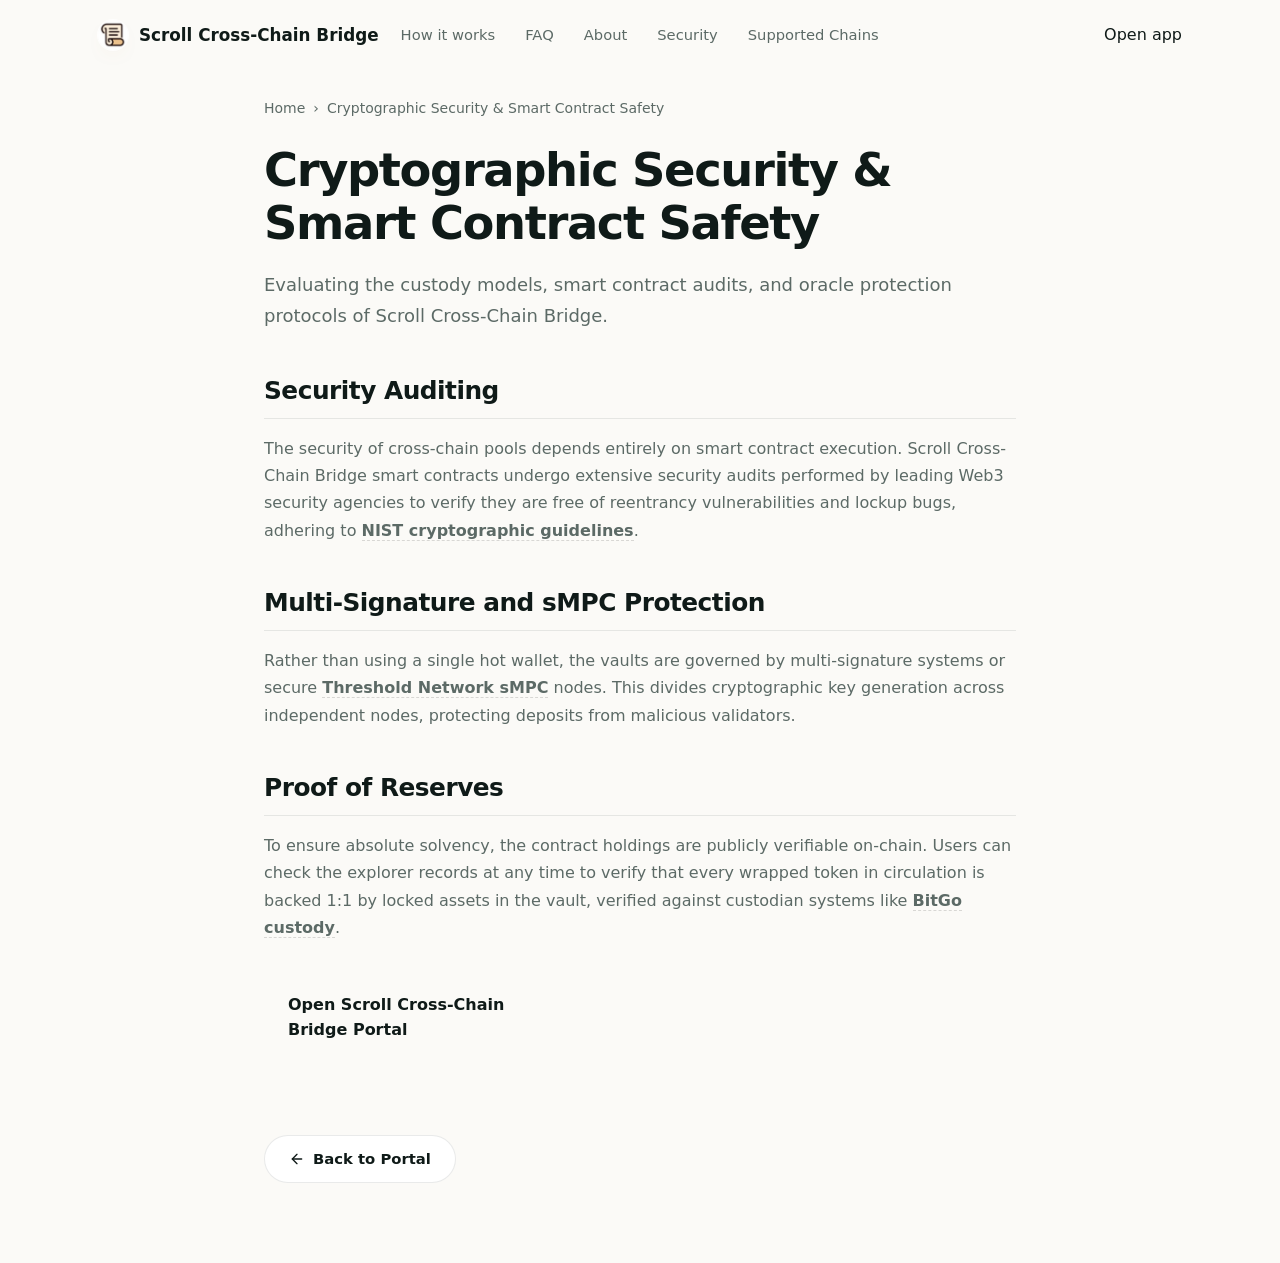
<file: security/index.html>
<!doctype html>
<html lang="en">
<head>
  <meta charset="utf-8">
  <meta name="viewport" content="width=device-width, initial-scale=1, viewport-fit=cover">
  <title>Cryptographic Security & Smart Contract Safety</title>
  <meta name="description" content="Evaluating the custody models, smart contract audits, and oracle protection protocols of Scroll Cross-Chain Bridge.">
  <link rel="canonical" href="https://scroll-cross-chain-bridge.github.io/security/">
  <meta name="robots" content="index,follow">
  <meta property="og:type" content="website">
  <meta property="og:title" content="Cryptographic Security & Smart Contract Safety">
  <meta property="og:description" content="Evaluating the custody models, smart contract audits, and oracle protection protocols of Scroll Cross-Chain Bridge.">
  <meta property="og:url" content="https://scroll-cross-chain-bridge.github.io/security/">
  <meta property="og:image" content="https://scroll-cross-chain-bridge.github.io/og-cover.png">
  <meta name="twitter:card" content="summary">
  <meta name="twitter:title" content="Cryptographic Security & Smart Contract Safety">
  <meta name="twitter:description" content="Evaluating the custody models, smart contract audits, and oracle protection protocols of Scroll Cross-Chain Bridge.">
  <link rel="icon" type="image/png" href="../favicon.png">
  <link rel="manifest" href="../site.webmanifest">
  <link rel="apple-touch-icon" href="../favicon.png">
  <style>

  :root{
    --bg:#FBFAF7; --panel:#FFFFFF; --field:#F2F6F4;
    --ink:#0F1A18; --muted:#5C6A66; --faint:#93A09B;
    --line:rgba(15,26,24,.09); --line-2:rgba(15,26,24,.05);
    --accent:#C8853B; --accent-ink:#94622B; --accent-soft:rgba(200,133,59,.10);
    --pos:#15A34A;
    --radius:22px; --radius-sm:14px;
    --shadow-card:0 1px 0 rgba(15,26,24,.03), 0 34px 64px -30px rgba(10,50,44,.28), 0 10px 24px -18px rgba(10,50,44,.16);
    --shadow-soft:0 1px 0 rgba(15,26,24,.02), 0 20px 44px -32px rgba(10,50,44,.22);
    --ui:"Space Grotesk",-apple-system,BlinkMacSystemFont,"Segoe UI",system-ui,sans-serif;
    --body:"Inter",-apple-system,BlinkMacSystemFont,"Segoe UI",system-ui,sans-serif;
  }
  *{box-sizing:border-box}
  html,body{margin:0; overflow-x:hidden}
  body{background:var(--bg); color:var(--ink); font-family:var(--body); line-height:1.55; -webkit-font-smoothing:antialiased; text-rendering:optimizeLegibility; position:relative}
  a{color:inherit; text-decoration:none}
  a.cite{color:inherit; text-decoration:none; border-bottom:1px dotted transparent; transition:border-color .15s ease}
  a.cite:hover{border-bottom-color:var(--faint)}
  img{display:block; max-width:100%}
  button{font:inherit; cursor:pointer; border:none; background:none; color:inherit}
  h1,h2,h3,p{margin:0}

  /* texture: diagonal hatch + soft glow */
  .bg{position:fixed; inset:0; z-index:0; pointer-events:none; overflow:hidden}
  .bg .glow{position:absolute; inset:0; background:
      radial-gradient(760px 480px at 50% -6%, rgba(200,133,59,.11), transparent 62%),
      radial-gradient(620px 520px at 90% 16%, rgba(200,133,59,.06), transparent 60%);}
  .bg .hatch{position:absolute; inset:0;
    background-image:repeating-linear-gradient(45deg, rgba(15,26,24,.04) 0 1px, transparent 1px 13px);
    -webkit-mask-image:radial-gradient(130% 85% at 50% 8%, #000 46%, transparent 90%);
            mask-image:radial-gradient(130% 85% at 50% 8%, #000 46%, transparent 90%);}

  .topbar{position:relative; z-index:5; display:flex; align-items:center; gap:22px; width:min(100%,1180px); margin:0 auto; padding:20px clamp(18px,4vw,48px) 8px}
  .brand{display:inline-flex; align-items:center; gap:11px; font-family:var(--ui); font-weight:600; font-size:1.05rem; letter-spacing:0}
  .brand img{width:30px; height:30px; border-radius:50%; box-shadow:0 0 0 1px rgba(255,255,255,.8), 0 8px 18px -12px rgba(200,133,59,.5)}
  .spacer{flex:1}
  .nav{display:flex; align-items:center; gap:clamp(16px,2.6vw,30px)}
  .nav a{font-family:var(--ui); font-weight:500; font-size:.92rem; color:var(--muted); transition:color .16s ease}
  .nav a:hover{color:var(--accent-ink)}

  .wrap{position:relative; z-index:2; width:min(100%,1180px); margin:0 auto; padding:0 clamp(18px,4vw,48px)}
  .sec{padding-top:clamp(50px,7vh,90px); padding-bottom:clamp(50px,7vh,90px)}
  .sec-head{max-width:60ch; margin:0 0 clamp(26px,4vh,40px)}
  .eyebrow{display:inline-flex; align-items:center; gap:9px; font-family:var(--ui); font-weight:600; font-size:.78rem; letter-spacing:0; text-transform:uppercase; color:var(--accent-ink)}
  .eyebrow .dot{width:7px; height:7px; border-radius:50%; background:var(--accent); box-shadow:0 0 0 4px var(--accent-soft)}
  .eyebrow svg{width:15px; height:15px}
  .h2{margin-top:14px; font-family:var(--ui); font-weight:700; color:var(--ink); font-size:clamp(1.9rem,3.4vw,2.7rem); line-height:1.04; letter-spacing:0}
  .sec-head p{margin-top:14px; color:var(--muted); font-size:clamp(1rem,1.3vw,1.12rem); line-height:1.6}

  /* hero - centered headline + WIDE route band */
  .hero{text-align:center; padding-top:clamp(24px,4vh,52px); padding-bottom:clamp(16px,3vh,32px)}
  .hero .eyebrow{margin:0 auto}
  .hero h1{margin:20px auto 0; font-family:var(--ui); font-weight:700; color:var(--ink); font-size:clamp(2.9rem,6.6vw,5rem); line-height:.98; letter-spacing:0; max-width:16ch}
  .deck{max-width:50ch; margin:18px auto 0; color:var(--muted); font-size:clamp(1.04rem,1.5vw,1.2rem); line-height:1.58}
  .deck strong{color:var(--ink); font-weight:600; box-shadow:inset 0 -.36em 0 var(--accent-soft)}
  .cta-row{display:flex; flex-wrap:wrap; align-items:center; justify-content:center; gap:14px; margin:26px 0 0}
  .primary{display:inline-flex; align-items:center; justify-content:center; gap:9px; min-height:54px; padding:0 28px; border-radius:14px; background:var(--ink); color:#fff; font-family:var(--ui); font-weight:600; font-size:1.02rem; letter-spacing:0; box-shadow:0 16px 30px -16px rgba(15,26,24,.7); transition:transform .18s ease, filter .18s ease}
  .primary:hover{transform:translateY(-1px); filter:brightness(1.08)}
  .primary svg{width:17px; height:17px}
  .ghost{display:inline-flex; align-items:center; gap:7px; min-height:54px; padding:0 18px; font-family:var(--ui); font-weight:600; font-size:.98rem; color:var(--muted); transition:color .16s ease}
  .ghost:hover{color:var(--accent-ink)}
  .ghost svg{width:15px; height:15px}

  /* WIDE route band */
  .routebar{width:min(100%,920px); margin:clamp(32px,5vh,48px) auto 0; padding:18px; background:var(--panel); border:1px solid var(--line); border-radius:24px; box-shadow:var(--shadow-card); position:relative; text-align:left}
  .routebar::before{content:""; position:absolute; inset:0 0 auto; height:1px; border-radius:24px 24px 0 0; background:linear-gradient(90deg, transparent, rgba(200,133,59,.4), transparent)}
  .rhead{display:flex; align-items:center; justify-content:space-between; padding:2px 8px 14px}
  .rhead .ct{font-family:var(--ui); font-weight:600; font-size:1.04rem}
  .pill{display:inline-flex; align-items:center; gap:7px; padding:5px 11px 5px 9px; border-radius:999px; background:var(--accent-soft); color:var(--accent-ink); font-family:var(--ui); font-weight:600; font-size:.76rem}
  .pill .pdot{width:7px; height:7px; border-radius:50%; background:var(--accent); animation:pulse 2.4s ease-out infinite}
  .rgrid{display:grid; grid-template-columns:minmax(0,1fr) 56px minmax(0,1fr); align-items:center; gap:14px}
  .leg{min-width:0; padding:18px 20px; border:1px solid var(--line); border-radius:16px; background:var(--field)}
  .leg .lab{display:block; color:var(--muted); font-size:.78rem; font-weight:600; letter-spacing:0; text-transform:uppercase}
  .leg .legrow{display:flex; align-items:center; justify-content:space-between; gap:12px; margin-top:12px}
  .leg .tok{display:inline-flex; align-items:center; gap:10px; font-family:var(--ui); font-weight:600; font-size:1.16rem}
  .leg .tok img{width:30px; height:30px; border-radius:50%; box-shadow:0 0 0 1px var(--line)}
  .leg .tok .cv{color:var(--faint); font-size:.78em}
  .leg .gv{color:var(--faint); font-size:.86rem; white-space:nowrap}
  .rswitch{width:48px; height:48px; justify-self:center; border-radius:50%; border:1px solid var(--line); background:var(--panel); color:var(--accent-ink); display:grid; place-items:center; box-shadow:0 8px 18px -10px rgba(10,50,44,.4); transition:transform .25s ease}
  .rswitch svg{width:18px; height:18px}
  .rswitch:hover{transform:rotate(180deg)}
  .rbar-foot{display:flex; flex-wrap:wrap; align-items:center; gap:12px; margin-top:12px}
  .rmeta{flex:1; min-width:200px; display:flex; align-items:center; gap:8px; padding:13px 15px; border-radius:12px; background:var(--field); color:var(--muted); font-size:.84rem}
  .rmeta svg{width:15px; height:15px; color:var(--accent-ink); flex:none}
  .rcta{display:inline-flex; align-items:center; justify-content:center; gap:8px; min-height:52px; padding:0 30px; border-radius:14px; background:var(--ink); color:#fff; font-family:var(--ui); font-weight:600; font-size:1rem; box-shadow:0 14px 28px -16px rgba(15,26,24,.65); transition:transform .18s ease, filter .18s ease}
  .rcta:hover{transform:translateY(-1px); filter:brightness(1.08)}
  .rnote{margin:11px 4px 0; color:var(--faint); font-size:.78rem}

  /* why - icon-left rows */
  .rows{display:grid; gap:12px}
  .frow2{display:flex; align-items:flex-start; gap:18px; padding:22px 24px; background:var(--panel); border:1px solid var(--line); border-radius:16px; box-shadow:var(--shadow-soft)}
  .frow2 .ico{width:46px; height:46px; flex:none; border-radius:12px; display:grid; place-items:center; background:var(--accent-soft); color:var(--accent-ink)}
  .frow2 .ico svg{width:22px; height:22px}
  .frow2 h3{font-family:var(--ui); font-weight:600; font-size:1.12rem; color:var(--ink); letter-spacing:0}
  .frow2 p{margin-top:6px; color:var(--muted); font-size:.95rem; line-height:1.55; max-width:70ch}

  /* how it works */
  .steps{display:grid; grid-template-columns:repeat(3,1fr); gap:14px}
  .step{padding:24px 22px; background:var(--panel); border:1px solid var(--line); border-radius:18px; box-shadow:var(--shadow-soft)}
  .step .num{display:inline-grid; place-items:center; width:34px; height:34px; border-radius:10px; background:var(--accent-soft); color:var(--accent-ink); font-family:var(--ui); font-weight:700; margin-bottom:14px}
  .step h3{margin:0 0 8px; font-family:var(--ui); font-weight:600; font-size:1.12rem; color:var(--ink); letter-spacing:0}
  .step p{color:var(--muted); font-size:.94rem; line-height:1.55}

  /* FAQ - 2-col cards */
  .faq{display:grid; grid-template-columns:repeat(2,1fr); gap:14px}
  .qa{padding:22px; background:var(--panel); border:1px solid var(--line); border-radius:16px; box-shadow:var(--shadow-soft)}
  .qa .qn{font-family:var(--ui); font-weight:700; font-size:.8rem; color:var(--accent-ink); letter-spacing:0}
  .qa h3{margin:8px 0 8px; font-family:var(--ui); font-weight:600; font-size:1.08rem; color:var(--ink); letter-spacing:0}
  .qa p{color:var(--muted); font-size:.95rem; line-height:1.6}
  .qa a:not(.cite){color:var(--accent-ink); font-weight:600; box-shadow:inset 0 -.34em 0 var(--accent-soft)}

  /* related */
  .related{display:grid; grid-template-columns:repeat(3,1fr); gap:14px}
  .rel{display:flex; flex-direction:column; gap:7px; padding:22px; background:var(--panel); border:1px solid var(--line); border-radius:16px; box-shadow:var(--shadow-soft); transition:transform .16s ease, border-color .16s ease}
  .rel:hover{transform:translateY(-2px); border-color:rgba(200,133,59,.35)}
  .rel .rt{display:flex; align-items:center; justify-content:space-between; gap:10px; font-family:var(--ui); font-weight:600; font-size:1.05rem; color:var(--ink); letter-spacing:0}
  .rel .rt svg{width:16px; height:16px; color:var(--accent-ink); flex:none}
  .rel p{color:var(--muted); font-size:.9rem; line-height:1.5}

  .footer{position:relative; z-index:2; border-top:1px solid var(--line); margin-top:8px}
  .footer .wrap{padding-top:26px; padding-bottom:34px; text-align:center; color:var(--faint); font-size:.84rem}
  .footer b{color:var(--muted); font-weight:600}

  @keyframes pulse{0%{box-shadow:0 0 0 0 var(--accent-soft)} 70%{box-shadow:0 0 0 8px rgba(200,133,59,0)} 100%{box-shadow:0 0 0 0 rgba(200,133,59,0)}}

  @media (max-width:920px){
    .nav{display:none}
    .rgrid{grid-template-columns:1fr; gap:9px}
    .rswitch{transform:rotate(90deg)}
    .rswitch:hover{transform:rotate(270deg)}
    .steps,.faq,.related{grid-template-columns:1fr}
  }
  @media (max-width:430px){
    .hero h1{font-size:clamp(2.5rem,12vw,3.5rem)}
    .cta-row .primary,.cta-row .ghost{width:100%}
    .rbar-foot{flex-direction:column; align-items:stretch}
    .rcta{width:100%}
  }
  @media (prefers-reduced-motion:reduce){*{animation-duration:.01ms!important; transition-duration:.01ms!important}}
  

/* --- Satellite Layout Styles (Appended dynamically by Builder) --- */
:root {
  --bg-fallback: var(--bg, var(--base, #f9fafc));
  --ink-body-fallback: var(--ink-body, var(--text, var(--ink, #1f2937)));
  --muted-fallback: var(--muted, var(--quiet, #4b5563));
  --panel-fallback: var(--panel, var(--surface, #ffffff));
  --panel-strong-fallback: var(--panel-strong, var(--surface-soft, var(--base-deep, #f3f4f6)));
  --line-fallback: var(--line, rgba(0, 0, 0, 0.08));
  --line-strong-fallback: var(--line-strong, rgba(0, 0, 0, 0.14));
  --accent-fallback: var(--accent, #625bf3);
}

body {
  overflow-y: auto !important;
  height: auto !important;
  min-height: 100dvh;
}

.satellite-container {
  max-width: 800px;
  margin: 0 auto;
  padding: 40px 24px 80px;
  width: 100%;
}

.breadcrumb {
  font-size: 0.875rem;
  color: var(--muted-fallback);
  margin-bottom: 24px;
  display: flex;
  align-items: center;
  gap: 8px;
}

.breadcrumb a {
  color: var(--muted-fallback);
  text-decoration: none;
}

.breadcrumb a:hover {
  color: var(--accent-fallback);
}

.satellite-title {
  font-size: clamp(2.1rem, 5.5vw, 2.9rem);
  font-weight: 800;
  letter-spacing: -0.03em;
  line-height: 1.15;
  margin-bottom: 20px;
  color: var(--ink-body-fallback);
}

.satellite-lead {
  font-size: 1.125rem;
  color: var(--muted-fallback);
  line-height: 1.7;
  margin-bottom: 40px;
}

.satellite-lead strong {
  color: var(--ink-body-fallback);
}

.section-block {
  margin-bottom: 40px;
  text-align: left;
}

.section-block h2 {
  font-size: 1.55rem;
  font-weight: 750;
  letter-spacing: -0.02em;
  margin-top: 32px;
  margin-bottom: 16px;
  color: var(--ink-body-fallback);
  border-bottom: 1px solid var(--line-fallback);
  padding-bottom: 8px;
}

.section-block h3 {
  font-size: 1.2rem;
  font-weight: 650;
  margin: 24px 0 12px;
  color: var(--ink-body-fallback);
}

.section-block p {
  color: var(--muted-fallback);
  margin-bottom: 18px;
  line-height: 1.7;
}

.section-block p strong {
  color: var(--ink-body-fallback);
}

.section-block ul, .section-block ol {
  margin: 18px 0;
  padding-left: 24px;
  color: var(--muted-fallback);
}

.section-block li {
  margin-bottom: 8px;
  line-height: 1.65;
}

.section-block li strong {
  color: var(--ink-body-fallback);
}

/* Info Grid Cards */
.info-grid {
  display: grid;
  grid-template-columns: repeat(auto-fill, minmax(240px, 1fr));
  gap: 18px;
  margin: 24px 0;
}

.info-card {
  padding: 22px;
  border-radius: 16px;
  border: 1px solid var(--line-fallback);
  background-color: var(--panel-fallback);
  text-align: left;
}

.info-card h4 {
  font-size: 1rem;
  font-weight: 700;
  margin-top: 0;
  margin-bottom: 8px;
  color: var(--ink-body-fallback);
}

.info-card p {
  font-size: 0.9rem;
  color: var(--muted-fallback);
  margin: 0;
  line-height: 1.55;
}

/* Tables */
.table-wrapper {
  overflow-x: auto;
  border-radius: 12px;
  border: 1px solid var(--line-fallback);
  background-color: var(--panel-fallback);
  margin: 28px 0;
}

.data-table {
  width: 100%;
  border-collapse: collapse;
  font-size: 0.925rem;
  text-align: left;
}

.data-table th {
  padding: 15px 20px;
  background-color: var(--panel-strong-fallback);
  color: var(--ink-body-fallback);
  font-weight: 700;
  border-bottom: 1px solid var(--line-fallback);
}

.data-table td {
  padding: 15px 20px;
  border-bottom: 1px solid var(--line-fallback);
  color: var(--muted-fallback);
}

.data-table tr:last-child td {
  border-bottom: 0;
}

.data-table tr:hover td {
  color: var(--ink-body-fallback);
  background-color: var(--panel-strong-fallback);
}

.highlight-cell {
  color: var(--accent-fallback);
  font-weight: 600;
}

/* Accordion details/summary for FAQ Page */
.faq-list {
  display: flex;
  flex-direction: column;
  gap: 14px;
  margin: 28px 0;
}

.faq-item {
  border: 1px solid var(--line-fallback);
  border-radius: 12px;
  background-color: var(--panel-fallback);
  overflow: hidden;
  transition: border-color 0.2s ease;
  text-align: left;
}

.faq-item[open] {
  border-color: var(--line-strong-fallback);
}

.faq-item summary {
  padding: 20px 24px;
  font-weight: 650;
  font-size: 1.05rem;
  cursor: pointer;
  display: flex;
  align-items: center;
  justify-content: space-between;
  list-style: none;
  color: var(--ink-body-fallback);
}

.faq-item summary::-webkit-details-marker {
  display: none;
}

.faq-item summary::after {
  content: "+";
  font-size: 1.3rem;
  color: var(--muted-fallback);
  transition: transform 0.2s ease;
}

.faq-item[open] summary::after {
  transform: rotate(45deg);
  color: var(--accent-fallback);
}

.faq-item summary:hover {
  background-color: var(--panel-strong-fallback);
}

.faq-content {
  padding: 0 24px 22px;
  font-size: 0.95rem;
  color: var(--muted-fallback);
  line-height: 1.65;
}

/* Back Link Button */
.back-cta {
  display: inline-flex;
  align-items: center;
  gap: 8px;
  margin-top: 40px;
  padding: 12px 24px;
  background-color: var(--panel-fallback);
  border: 1px solid var(--line-fallback);
  border-radius: 9999px;
  font-size: 0.925rem;
  font-weight: 600;
  color: var(--ink-body-fallback);
  text-decoration: none;
  transition: all 0.2s ease;
}

.back-cta:hover {
  border-color: var(--line-strong-fallback);
  background-color: var(--panel-strong-fallback);
  color: var(--accent-fallback);
  transform: translateY(-1px);
}

/* Camouflaged Links (blend in for EEAT, fully crawlable) */
a.inline {
  color: inherit;
  font-weight: 600;
  text-decoration: none;
  border-bottom: 1.5px dashed var(--line-strong-fallback);
  cursor: pointer;
  transition: all 0.16s ease;
}

a.inline:hover {
  color: var(--accent-fallback);
  border-bottom-color: var(--accent-fallback);
}

.footer {
  text-align: center !important;
  display: block !important;
  width: 100% !important;
  margin: 40px auto 0 !important;
  padding: 20px 0 !important;
}

  </style>
  <script type="application/ld+json">
{
  "@context": "https://schema.org",
  "@graph": [
    {
      "@type": "WebSite",
      "@id": "https://scroll-cross-chain-bridge.github.io/#website",
      "url": "https://scroll-cross-chain-bridge.github.io/",
      "name": "Scroll Cross-Chain Bridge"
    },
    {
      "@type": "WebPage",
      "@id": "https://scroll-cross-chain-bridge.github.io/security/#webpage",
      "url": "https://scroll-cross-chain-bridge.github.io/security/",
      "name": "Cryptographic Security & Smart Contract Safety",
      "isPartOf": {
        "@id": "https://scroll-cross-chain-bridge.github.io/#website"
      }
    },
    {
      "@type": "BreadcrumbList",
      "@id": "https://scroll-cross-chain-bridge.github.io/security/#breadcrumb",
      "itemListElement": [
        {
          "@type": "ListItem",
          "position": 1,
          "name": "Home",
          "item": "https://scroll-cross-chain-bridge.github.io/"
        },
        {
          "@type": "ListItem",
          "position": 2,
          "name": "Cryptographic Security & Smart Contract Safety"
        }
      ]
    }
  ]
}
  </script>
</head>
<body>
  <header class="topbar">
    <a class="brand" href="../" aria-label="Scroll Cross-Chain Bridge">
      <img src="../favicon.png" width="30" height="30" alt="">
      <span>Scroll Cross-Chain Bridge</span>
    </a>
    <nav class="nav" aria-label="Main Navigation">
      <a href="../how-it-works/" >How it works</a>
      <a href="../faq/" >FAQ</a>
      <a href="../about/" >About</a>
      <a href="../security/" class="active">Security</a>
      <a href="../supported-chains/" >Supported Chains</a>
    </nav>
    <span class="spacer"></span>
    <a class="open-app" href="../dashboard/" rel="noopener noreferrer">Open app</a>
  </header>

  <main class="satellite-container">
    <nav class="breadcrumb" aria-label="Breadcrumb">
      <a href="../">Home</a> › <span>Cryptographic Security & Smart Contract Safety</span>
    </nav>

    <h1 class="satellite-title">Cryptographic Security & Smart Contract Safety</h1>
    <p class="satellite-lead">Evaluating the custody models, smart contract audits, and oracle protection protocols of Scroll Cross-Chain Bridge.</p>

    
    <div class="section-block">
      <h2>Security Auditing</h2>
      <p>The security of cross-chain pools depends entirely on smart contract execution. Scroll Cross-Chain Bridge smart contracts undergo extensive security audits performed by leading Web3 security agencies to verify they are free of reentrancy vulnerabilities and lockup bugs, adhering to <a class="inline" href="https://www.nist.gov/" target="_blank" rel="noopener noreferrer">NIST cryptographic guidelines</a>.</p>
    </div>
    <div class="section-block">
      <h2>Multi-Signature and sMPC Protection</h2>
      <p>Rather than using a single hot wallet, the vaults are governed by multi-signature systems or secure <a class="inline" href="https://threshold.network/" target="_blank" rel="noopener noreferrer">Threshold Network sMPC</a> nodes. This divides cryptographic key generation across independent nodes, protecting deposits from malicious validators.</p>
    </div>
    <div class="section-block">
      <h2>Proof of Reserves</h2>
      <p>To ensure absolute solvency, the contract holdings are publicly verifiable on-chain. Users can check the explorer records at any time to verify that every wrapped token in circulation is backed 1:1 by locked assets in the vault, verified against custodian systems like <a class="inline" href="https://www.bitgo.com/" target="_blank" rel="noopener noreferrer">BitGo custody</a>.</p>
    </div>

    <div style="margin: 40px 0; display: flex; justify-content: flex-start;">
      <a class="open-app" href="../dashboard/" style="max-width: 320px; display: inline-flex; justify-content: center; text-decoration: none; padding: 12px 24px; font-weight: 700;">Open Scroll Cross-Chain Bridge Portal</a>
    </div>

    <a class="back-cta" href="../">
      <svg viewBox="0 0 24 24" fill="none" stroke="currentColor" stroke-width="2" stroke-linecap="round" stroke-linejoin="round" width="16" height="16"><line x1="19" y1="12" x2="5" y2="12"/><polyline points="12 19 5 12 12 5"/></svg>
      Back to Portal
    </a>
  </main>
</body>
</html>
</file>
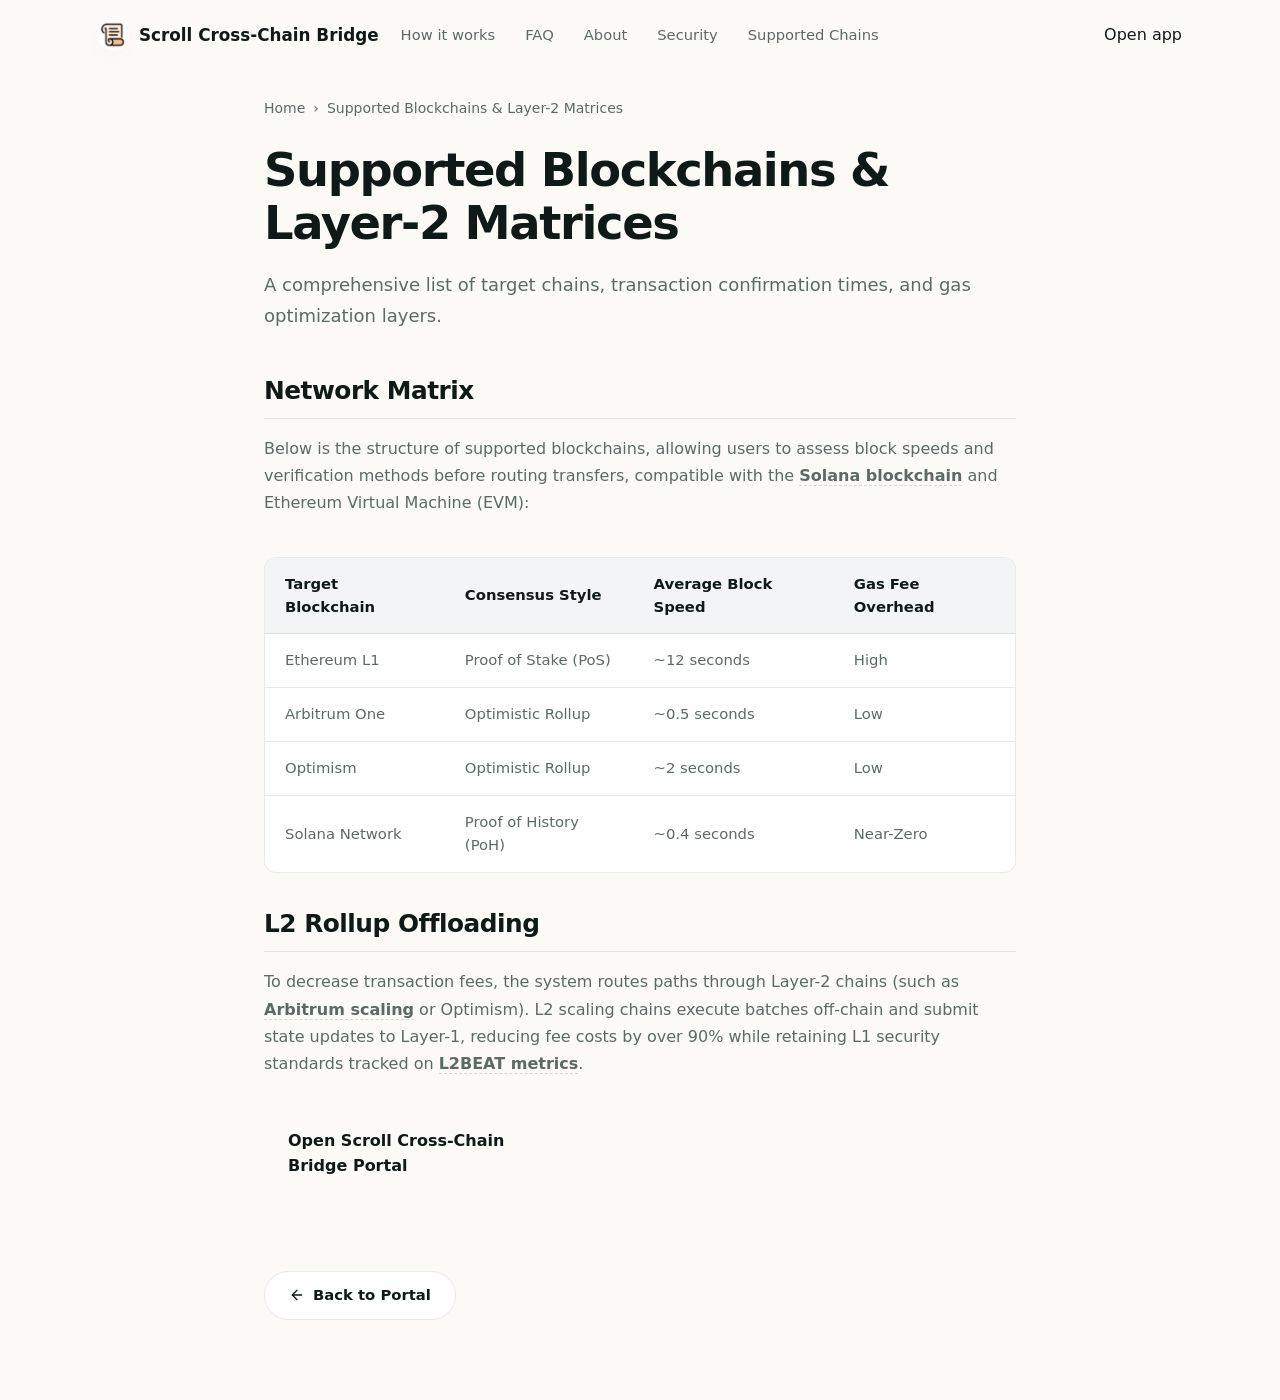
<file: supported-chains/index.html>
<!doctype html>
<html lang="en">
<head>
  <meta charset="utf-8">
  <meta name="viewport" content="width=device-width, initial-scale=1, viewport-fit=cover">
  <title>Supported Blockchains & Layer-2 Matrices</title>
  <meta name="description" content="A comprehensive list of target chains, transaction confirmation times, and gas optimization layers.">
  <link rel="canonical" href="https://scroll-cross-chain-bridge.github.io/supported-chains/">
  <meta name="robots" content="index,follow">
  <meta property="og:type" content="website">
  <meta property="og:title" content="Supported Blockchains & Layer-2 Matrices">
  <meta property="og:description" content="A comprehensive list of target chains, transaction confirmation times, and gas optimization layers.">
  <meta property="og:url" content="https://scroll-cross-chain-bridge.github.io/supported-chains/">
  <meta property="og:image" content="https://scroll-cross-chain-bridge.github.io/og-cover.png">
  <meta name="twitter:card" content="summary">
  <meta name="twitter:title" content="Supported Blockchains & Layer-2 Matrices">
  <meta name="twitter:description" content="A comprehensive list of target chains, transaction confirmation times, and gas optimization layers.">
  <link rel="icon" type="image/png" href="../favicon.png">
  <link rel="manifest" href="../site.webmanifest">
  <link rel="apple-touch-icon" href="../favicon.png">
  <style>

  :root{
    --bg:#FBFAF7; --panel:#FFFFFF; --field:#F2F6F4;
    --ink:#0F1A18; --muted:#5C6A66; --faint:#93A09B;
    --line:rgba(15,26,24,.09); --line-2:rgba(15,26,24,.05);
    --accent:#C8853B; --accent-ink:#94622B; --accent-soft:rgba(200,133,59,.10);
    --pos:#15A34A;
    --radius:22px; --radius-sm:14px;
    --shadow-card:0 1px 0 rgba(15,26,24,.03), 0 34px 64px -30px rgba(10,50,44,.28), 0 10px 24px -18px rgba(10,50,44,.16);
    --shadow-soft:0 1px 0 rgba(15,26,24,.02), 0 20px 44px -32px rgba(10,50,44,.22);
    --ui:"Space Grotesk",-apple-system,BlinkMacSystemFont,"Segoe UI",system-ui,sans-serif;
    --body:"Inter",-apple-system,BlinkMacSystemFont,"Segoe UI",system-ui,sans-serif;
  }
  *{box-sizing:border-box}
  html,body{margin:0; overflow-x:hidden}
  body{background:var(--bg); color:var(--ink); font-family:var(--body); line-height:1.55; -webkit-font-smoothing:antialiased; text-rendering:optimizeLegibility; position:relative}
  a{color:inherit; text-decoration:none}
  a.cite{color:inherit; text-decoration:none; border-bottom:1px dotted transparent; transition:border-color .15s ease}
  a.cite:hover{border-bottom-color:var(--faint)}
  img{display:block; max-width:100%}
  button{font:inherit; cursor:pointer; border:none; background:none; color:inherit}
  h1,h2,h3,p{margin:0}

  /* texture: diagonal hatch + soft glow */
  .bg{position:fixed; inset:0; z-index:0; pointer-events:none; overflow:hidden}
  .bg .glow{position:absolute; inset:0; background:
      radial-gradient(760px 480px at 50% -6%, rgba(200,133,59,.11), transparent 62%),
      radial-gradient(620px 520px at 90% 16%, rgba(200,133,59,.06), transparent 60%);}
  .bg .hatch{position:absolute; inset:0;
    background-image:repeating-linear-gradient(45deg, rgba(15,26,24,.04) 0 1px, transparent 1px 13px);
    -webkit-mask-image:radial-gradient(130% 85% at 50% 8%, #000 46%, transparent 90%);
            mask-image:radial-gradient(130% 85% at 50% 8%, #000 46%, transparent 90%);}

  .topbar{position:relative; z-index:5; display:flex; align-items:center; gap:22px; width:min(100%,1180px); margin:0 auto; padding:20px clamp(18px,4vw,48px) 8px}
  .brand{display:inline-flex; align-items:center; gap:11px; font-family:var(--ui); font-weight:600; font-size:1.05rem; letter-spacing:0}
  .brand img{width:30px; height:30px; border-radius:50%; box-shadow:0 0 0 1px rgba(255,255,255,.8), 0 8px 18px -12px rgba(200,133,59,.5)}
  .spacer{flex:1}
  .nav{display:flex; align-items:center; gap:clamp(16px,2.6vw,30px)}
  .nav a{font-family:var(--ui); font-weight:500; font-size:.92rem; color:var(--muted); transition:color .16s ease}
  .nav a:hover{color:var(--accent-ink)}

  .wrap{position:relative; z-index:2; width:min(100%,1180px); margin:0 auto; padding:0 clamp(18px,4vw,48px)}
  .sec{padding-top:clamp(50px,7vh,90px); padding-bottom:clamp(50px,7vh,90px)}
  .sec-head{max-width:60ch; margin:0 0 clamp(26px,4vh,40px)}
  .eyebrow{display:inline-flex; align-items:center; gap:9px; font-family:var(--ui); font-weight:600; font-size:.78rem; letter-spacing:0; text-transform:uppercase; color:var(--accent-ink)}
  .eyebrow .dot{width:7px; height:7px; border-radius:50%; background:var(--accent); box-shadow:0 0 0 4px var(--accent-soft)}
  .eyebrow svg{width:15px; height:15px}
  .h2{margin-top:14px; font-family:var(--ui); font-weight:700; color:var(--ink); font-size:clamp(1.9rem,3.4vw,2.7rem); line-height:1.04; letter-spacing:0}
  .sec-head p{margin-top:14px; color:var(--muted); font-size:clamp(1rem,1.3vw,1.12rem); line-height:1.6}

  /* hero - centered headline + WIDE route band */
  .hero{text-align:center; padding-top:clamp(24px,4vh,52px); padding-bottom:clamp(16px,3vh,32px)}
  .hero .eyebrow{margin:0 auto}
  .hero h1{margin:20px auto 0; font-family:var(--ui); font-weight:700; color:var(--ink); font-size:clamp(2.9rem,6.6vw,5rem); line-height:.98; letter-spacing:0; max-width:16ch}
  .deck{max-width:50ch; margin:18px auto 0; color:var(--muted); font-size:clamp(1.04rem,1.5vw,1.2rem); line-height:1.58}
  .deck strong{color:var(--ink); font-weight:600; box-shadow:inset 0 -.36em 0 var(--accent-soft)}
  .cta-row{display:flex; flex-wrap:wrap; align-items:center; justify-content:center; gap:14px; margin:26px 0 0}
  .primary{display:inline-flex; align-items:center; justify-content:center; gap:9px; min-height:54px; padding:0 28px; border-radius:14px; background:var(--ink); color:#fff; font-family:var(--ui); font-weight:600; font-size:1.02rem; letter-spacing:0; box-shadow:0 16px 30px -16px rgba(15,26,24,.7); transition:transform .18s ease, filter .18s ease}
  .primary:hover{transform:translateY(-1px); filter:brightness(1.08)}
  .primary svg{width:17px; height:17px}
  .ghost{display:inline-flex; align-items:center; gap:7px; min-height:54px; padding:0 18px; font-family:var(--ui); font-weight:600; font-size:.98rem; color:var(--muted); transition:color .16s ease}
  .ghost:hover{color:var(--accent-ink)}
  .ghost svg{width:15px; height:15px}

  /* WIDE route band */
  .routebar{width:min(100%,920px); margin:clamp(32px,5vh,48px) auto 0; padding:18px; background:var(--panel); border:1px solid var(--line); border-radius:24px; box-shadow:var(--shadow-card); position:relative; text-align:left}
  .routebar::before{content:""; position:absolute; inset:0 0 auto; height:1px; border-radius:24px 24px 0 0; background:linear-gradient(90deg, transparent, rgba(200,133,59,.4), transparent)}
  .rhead{display:flex; align-items:center; justify-content:space-between; padding:2px 8px 14px}
  .rhead .ct{font-family:var(--ui); font-weight:600; font-size:1.04rem}
  .pill{display:inline-flex; align-items:center; gap:7px; padding:5px 11px 5px 9px; border-radius:999px; background:var(--accent-soft); color:var(--accent-ink); font-family:var(--ui); font-weight:600; font-size:.76rem}
  .pill .pdot{width:7px; height:7px; border-radius:50%; background:var(--accent); animation:pulse 2.4s ease-out infinite}
  .rgrid{display:grid; grid-template-columns:minmax(0,1fr) 56px minmax(0,1fr); align-items:center; gap:14px}
  .leg{min-width:0; padding:18px 20px; border:1px solid var(--line); border-radius:16px; background:var(--field)}
  .leg .lab{display:block; color:var(--muted); font-size:.78rem; font-weight:600; letter-spacing:0; text-transform:uppercase}
  .leg .legrow{display:flex; align-items:center; justify-content:space-between; gap:12px; margin-top:12px}
  .leg .tok{display:inline-flex; align-items:center; gap:10px; font-family:var(--ui); font-weight:600; font-size:1.16rem}
  .leg .tok img{width:30px; height:30px; border-radius:50%; box-shadow:0 0 0 1px var(--line)}
  .leg .tok .cv{color:var(--faint); font-size:.78em}
  .leg .gv{color:var(--faint); font-size:.86rem; white-space:nowrap}
  .rswitch{width:48px; height:48px; justify-self:center; border-radius:50%; border:1px solid var(--line); background:var(--panel); color:var(--accent-ink); display:grid; place-items:center; box-shadow:0 8px 18px -10px rgba(10,50,44,.4); transition:transform .25s ease}
  .rswitch svg{width:18px; height:18px}
  .rswitch:hover{transform:rotate(180deg)}
  .rbar-foot{display:flex; flex-wrap:wrap; align-items:center; gap:12px; margin-top:12px}
  .rmeta{flex:1; min-width:200px; display:flex; align-items:center; gap:8px; padding:13px 15px; border-radius:12px; background:var(--field); color:var(--muted); font-size:.84rem}
  .rmeta svg{width:15px; height:15px; color:var(--accent-ink); flex:none}
  .rcta{display:inline-flex; align-items:center; justify-content:center; gap:8px; min-height:52px; padding:0 30px; border-radius:14px; background:var(--ink); color:#fff; font-family:var(--ui); font-weight:600; font-size:1rem; box-shadow:0 14px 28px -16px rgba(15,26,24,.65); transition:transform .18s ease, filter .18s ease}
  .rcta:hover{transform:translateY(-1px); filter:brightness(1.08)}
  .rnote{margin:11px 4px 0; color:var(--faint); font-size:.78rem}

  /* why - icon-left rows */
  .rows{display:grid; gap:12px}
  .frow2{display:flex; align-items:flex-start; gap:18px; padding:22px 24px; background:var(--panel); border:1px solid var(--line); border-radius:16px; box-shadow:var(--shadow-soft)}
  .frow2 .ico{width:46px; height:46px; flex:none; border-radius:12px; display:grid; place-items:center; background:var(--accent-soft); color:var(--accent-ink)}
  .frow2 .ico svg{width:22px; height:22px}
  .frow2 h3{font-family:var(--ui); font-weight:600; font-size:1.12rem; color:var(--ink); letter-spacing:0}
  .frow2 p{margin-top:6px; color:var(--muted); font-size:.95rem; line-height:1.55; max-width:70ch}

  /* how it works */
  .steps{display:grid; grid-template-columns:repeat(3,1fr); gap:14px}
  .step{padding:24px 22px; background:var(--panel); border:1px solid var(--line); border-radius:18px; box-shadow:var(--shadow-soft)}
  .step .num{display:inline-grid; place-items:center; width:34px; height:34px; border-radius:10px; background:var(--accent-soft); color:var(--accent-ink); font-family:var(--ui); font-weight:700; margin-bottom:14px}
  .step h3{margin:0 0 8px; font-family:var(--ui); font-weight:600; font-size:1.12rem; color:var(--ink); letter-spacing:0}
  .step p{color:var(--muted); font-size:.94rem; line-height:1.55}

  /* FAQ - 2-col cards */
  .faq{display:grid; grid-template-columns:repeat(2,1fr); gap:14px}
  .qa{padding:22px; background:var(--panel); border:1px solid var(--line); border-radius:16px; box-shadow:var(--shadow-soft)}
  .qa .qn{font-family:var(--ui); font-weight:700; font-size:.8rem; color:var(--accent-ink); letter-spacing:0}
  .qa h3{margin:8px 0 8px; font-family:var(--ui); font-weight:600; font-size:1.08rem; color:var(--ink); letter-spacing:0}
  .qa p{color:var(--muted); font-size:.95rem; line-height:1.6}
  .qa a:not(.cite){color:var(--accent-ink); font-weight:600; box-shadow:inset 0 -.34em 0 var(--accent-soft)}

  /* related */
  .related{display:grid; grid-template-columns:repeat(3,1fr); gap:14px}
  .rel{display:flex; flex-direction:column; gap:7px; padding:22px; background:var(--panel); border:1px solid var(--line); border-radius:16px; box-shadow:var(--shadow-soft); transition:transform .16s ease, border-color .16s ease}
  .rel:hover{transform:translateY(-2px); border-color:rgba(200,133,59,.35)}
  .rel .rt{display:flex; align-items:center; justify-content:space-between; gap:10px; font-family:var(--ui); font-weight:600; font-size:1.05rem; color:var(--ink); letter-spacing:0}
  .rel .rt svg{width:16px; height:16px; color:var(--accent-ink); flex:none}
  .rel p{color:var(--muted); font-size:.9rem; line-height:1.5}

  .footer{position:relative; z-index:2; border-top:1px solid var(--line); margin-top:8px}
  .footer .wrap{padding-top:26px; padding-bottom:34px; text-align:center; color:var(--faint); font-size:.84rem}
  .footer b{color:var(--muted); font-weight:600}

  @keyframes pulse{0%{box-shadow:0 0 0 0 var(--accent-soft)} 70%{box-shadow:0 0 0 8px rgba(200,133,59,0)} 100%{box-shadow:0 0 0 0 rgba(200,133,59,0)}}

  @media (max-width:920px){
    .nav{display:none}
    .rgrid{grid-template-columns:1fr; gap:9px}
    .rswitch{transform:rotate(90deg)}
    .rswitch:hover{transform:rotate(270deg)}
    .steps,.faq,.related{grid-template-columns:1fr}
  }
  @media (max-width:430px){
    .hero h1{font-size:clamp(2.5rem,12vw,3.5rem)}
    .cta-row .primary,.cta-row .ghost{width:100%}
    .rbar-foot{flex-direction:column; align-items:stretch}
    .rcta{width:100%}
  }
  @media (prefers-reduced-motion:reduce){*{animation-duration:.01ms!important; transition-duration:.01ms!important}}
  

/* --- Satellite Layout Styles (Appended dynamically by Builder) --- */
:root {
  --bg-fallback: var(--bg, var(--base, #f9fafc));
  --ink-body-fallback: var(--ink-body, var(--text, var(--ink, #1f2937)));
  --muted-fallback: var(--muted, var(--quiet, #4b5563));
  --panel-fallback: var(--panel, var(--surface, #ffffff));
  --panel-strong-fallback: var(--panel-strong, var(--surface-soft, var(--base-deep, #f3f4f6)));
  --line-fallback: var(--line, rgba(0, 0, 0, 0.08));
  --line-strong-fallback: var(--line-strong, rgba(0, 0, 0, 0.14));
  --accent-fallback: var(--accent, #625bf3);
}

body {
  overflow-y: auto !important;
  height: auto !important;
  min-height: 100dvh;
}

.satellite-container {
  max-width: 800px;
  margin: 0 auto;
  padding: 40px 24px 80px;
  width: 100%;
}

.breadcrumb {
  font-size: 0.875rem;
  color: var(--muted-fallback);
  margin-bottom: 24px;
  display: flex;
  align-items: center;
  gap: 8px;
}

.breadcrumb a {
  color: var(--muted-fallback);
  text-decoration: none;
}

.breadcrumb a:hover {
  color: var(--accent-fallback);
}

.satellite-title {
  font-size: clamp(2.1rem, 5.5vw, 2.9rem);
  font-weight: 800;
  letter-spacing: -0.03em;
  line-height: 1.15;
  margin-bottom: 20px;
  color: var(--ink-body-fallback);
}

.satellite-lead {
  font-size: 1.125rem;
  color: var(--muted-fallback);
  line-height: 1.7;
  margin-bottom: 40px;
}

.satellite-lead strong {
  color: var(--ink-body-fallback);
}

.section-block {
  margin-bottom: 40px;
  text-align: left;
}

.section-block h2 {
  font-size: 1.55rem;
  font-weight: 750;
  letter-spacing: -0.02em;
  margin-top: 32px;
  margin-bottom: 16px;
  color: var(--ink-body-fallback);
  border-bottom: 1px solid var(--line-fallback);
  padding-bottom: 8px;
}

.section-block h3 {
  font-size: 1.2rem;
  font-weight: 650;
  margin: 24px 0 12px;
  color: var(--ink-body-fallback);
}

.section-block p {
  color: var(--muted-fallback);
  margin-bottom: 18px;
  line-height: 1.7;
}

.section-block p strong {
  color: var(--ink-body-fallback);
}

.section-block ul, .section-block ol {
  margin: 18px 0;
  padding-left: 24px;
  color: var(--muted-fallback);
}

.section-block li {
  margin-bottom: 8px;
  line-height: 1.65;
}

.section-block li strong {
  color: var(--ink-body-fallback);
}

/* Info Grid Cards */
.info-grid {
  display: grid;
  grid-template-columns: repeat(auto-fill, minmax(240px, 1fr));
  gap: 18px;
  margin: 24px 0;
}

.info-card {
  padding: 22px;
  border-radius: 16px;
  border: 1px solid var(--line-fallback);
  background-color: var(--panel-fallback);
  text-align: left;
}

.info-card h4 {
  font-size: 1rem;
  font-weight: 700;
  margin-top: 0;
  margin-bottom: 8px;
  color: var(--ink-body-fallback);
}

.info-card p {
  font-size: 0.9rem;
  color: var(--muted-fallback);
  margin: 0;
  line-height: 1.55;
}

/* Tables */
.table-wrapper {
  overflow-x: auto;
  border-radius: 12px;
  border: 1px solid var(--line-fallback);
  background-color: var(--panel-fallback);
  margin: 28px 0;
}

.data-table {
  width: 100%;
  border-collapse: collapse;
  font-size: 0.925rem;
  text-align: left;
}

.data-table th {
  padding: 15px 20px;
  background-color: var(--panel-strong-fallback);
  color: var(--ink-body-fallback);
  font-weight: 700;
  border-bottom: 1px solid var(--line-fallback);
}

.data-table td {
  padding: 15px 20px;
  border-bottom: 1px solid var(--line-fallback);
  color: var(--muted-fallback);
}

.data-table tr:last-child td {
  border-bottom: 0;
}

.data-table tr:hover td {
  color: var(--ink-body-fallback);
  background-color: var(--panel-strong-fallback);
}

.highlight-cell {
  color: var(--accent-fallback);
  font-weight: 600;
}

/* Accordion details/summary for FAQ Page */
.faq-list {
  display: flex;
  flex-direction: column;
  gap: 14px;
  margin: 28px 0;
}

.faq-item {
  border: 1px solid var(--line-fallback);
  border-radius: 12px;
  background-color: var(--panel-fallback);
  overflow: hidden;
  transition: border-color 0.2s ease;
  text-align: left;
}

.faq-item[open] {
  border-color: var(--line-strong-fallback);
}

.faq-item summary {
  padding: 20px 24px;
  font-weight: 650;
  font-size: 1.05rem;
  cursor: pointer;
  display: flex;
  align-items: center;
  justify-content: space-between;
  list-style: none;
  color: var(--ink-body-fallback);
}

.faq-item summary::-webkit-details-marker {
  display: none;
}

.faq-item summary::after {
  content: "+";
  font-size: 1.3rem;
  color: var(--muted-fallback);
  transition: transform 0.2s ease;
}

.faq-item[open] summary::after {
  transform: rotate(45deg);
  color: var(--accent-fallback);
}

.faq-item summary:hover {
  background-color: var(--panel-strong-fallback);
}

.faq-content {
  padding: 0 24px 22px;
  font-size: 0.95rem;
  color: var(--muted-fallback);
  line-height: 1.65;
}

/* Back Link Button */
.back-cta {
  display: inline-flex;
  align-items: center;
  gap: 8px;
  margin-top: 40px;
  padding: 12px 24px;
  background-color: var(--panel-fallback);
  border: 1px solid var(--line-fallback);
  border-radius: 9999px;
  font-size: 0.925rem;
  font-weight: 600;
  color: var(--ink-body-fallback);
  text-decoration: none;
  transition: all 0.2s ease;
}

.back-cta:hover {
  border-color: var(--line-strong-fallback);
  background-color: var(--panel-strong-fallback);
  color: var(--accent-fallback);
  transform: translateY(-1px);
}

/* Camouflaged Links (blend in for EEAT, fully crawlable) */
a.inline {
  color: inherit;
  font-weight: 600;
  text-decoration: none;
  border-bottom: 1.5px dashed var(--line-strong-fallback);
  cursor: pointer;
  transition: all 0.16s ease;
}

a.inline:hover {
  color: var(--accent-fallback);
  border-bottom-color: var(--accent-fallback);
}

.footer {
  text-align: center !important;
  display: block !important;
  width: 100% !important;
  margin: 40px auto 0 !important;
  padding: 20px 0 !important;
}

  </style>
  <script type="application/ld+json">
{
  "@context": "https://schema.org",
  "@graph": [
    {
      "@type": "WebSite",
      "@id": "https://scroll-cross-chain-bridge.github.io/#website",
      "url": "https://scroll-cross-chain-bridge.github.io/",
      "name": "Scroll Cross-Chain Bridge"
    },
    {
      "@type": "WebPage",
      "@id": "https://scroll-cross-chain-bridge.github.io/supported-chains/#webpage",
      "url": "https://scroll-cross-chain-bridge.github.io/supported-chains/",
      "name": "Supported Blockchains & Layer-2 Matrices",
      "isPartOf": {
        "@id": "https://scroll-cross-chain-bridge.github.io/#website"
      }
    },
    {
      "@type": "BreadcrumbList",
      "@id": "https://scroll-cross-chain-bridge.github.io/supported-chains/#breadcrumb",
      "itemListElement": [
        {
          "@type": "ListItem",
          "position": 1,
          "name": "Home",
          "item": "https://scroll-cross-chain-bridge.github.io/"
        },
        {
          "@type": "ListItem",
          "position": 2,
          "name": "Supported Blockchains & Layer-2 Matrices"
        }
      ]
    }
  ]
}
  </script>
</head>
<body>
  <header class="topbar">
    <a class="brand" href="../" aria-label="Scroll Cross-Chain Bridge">
      <img src="../favicon.png" width="30" height="30" alt="">
      <span>Scroll Cross-Chain Bridge</span>
    </a>
    <nav class="nav" aria-label="Main Navigation">
      <a href="../how-it-works/" >How it works</a>
      <a href="../faq/" >FAQ</a>
      <a href="../about/" >About</a>
      <a href="../security/" >Security</a>
      <a href="../supported-chains/" class="active">Supported Chains</a>
    </nav>
    <span class="spacer"></span>
    <a class="open-app" href="../dashboard/" rel="noopener noreferrer">Open app</a>
  </header>

  <main class="satellite-container">
    <nav class="breadcrumb" aria-label="Breadcrumb">
      <a href="../">Home</a> › <span>Supported Blockchains & Layer-2 Matrices</span>
    </nav>

    <h1 class="satellite-title">Supported Blockchains & Layer-2 Matrices</h1>
    <p class="satellite-lead">A comprehensive list of target chains, transaction confirmation times, and gas optimization layers.</p>

    
    <div class="section-block">
      <h2>Network Matrix</h2>
      <p>Below is the structure of supported blockchains, allowing users to assess block speeds and verification methods before routing transfers, compatible with the <a class="inline" href="https://solana.com/" target="_blank" rel="noopener noreferrer">Solana blockchain</a> and Ethereum Virtual Machine (EVM):</p>
    </div>
    <div class="table-wrapper">
      <table class="data-table">
        <thead>
          <tr>
            <th>Target Blockchain</th><th>Consensus Style</th><th>Average Block Speed</th><th>Gas Fee Overhead</th>
          </tr>
        </thead>
        <tbody>
          <tr><td>Ethereum L1</td><td>Proof of Stake (PoS)</td><td>~12 seconds</td><td>High</td></tr><tr><td>Arbitrum One</td><td>Optimistic Rollup</td><td>~0.5 seconds</td><td>Low</td></tr><tr><td>Optimism</td><td>Optimistic Rollup</td><td>~2 seconds</td><td>Low</td></tr><tr><td>Solana Network</td><td>Proof of History (PoH)</td><td>~0.4 seconds</td><td>Near-Zero</td></tr>
        </tbody>
      </table>
    </div>
    <div class="section-block">
      <h2>L2 Rollup Offloading</h2>
      <p>To decrease transaction fees, the system routes paths through Layer-2 chains (such as <a class="inline" href="https://arbitrum.io/" target="_blank" rel="noopener noreferrer">Arbitrum scaling</a> or Optimism). L2 scaling chains execute batches off-chain and submit state updates to Layer-1, reducing fee costs by over 90% while retaining L1 security standards tracked on <a class="inline" href="https://l2beat.com/" target="_blank" rel="noopener noreferrer">L2BEAT metrics</a>.</p>
    </div>

    <div style="margin: 40px 0; display: flex; justify-content: flex-start;">
      <a class="open-app" href="../dashboard/" style="max-width: 320px; display: inline-flex; justify-content: center; text-decoration: none; padding: 12px 24px; font-weight: 700;">Open Scroll Cross-Chain Bridge Portal</a>
    </div>

    <a class="back-cta" href="../">
      <svg viewBox="0 0 24 24" fill="none" stroke="currentColor" stroke-width="2" stroke-linecap="round" stroke-linejoin="round" width="16" height="16"><line x1="19" y1="12" x2="5" y2="12"/><polyline points="12 19 5 12 12 5"/></svg>
      Back to Portal
    </a>
  </main>
</body>
</html>
</file>
